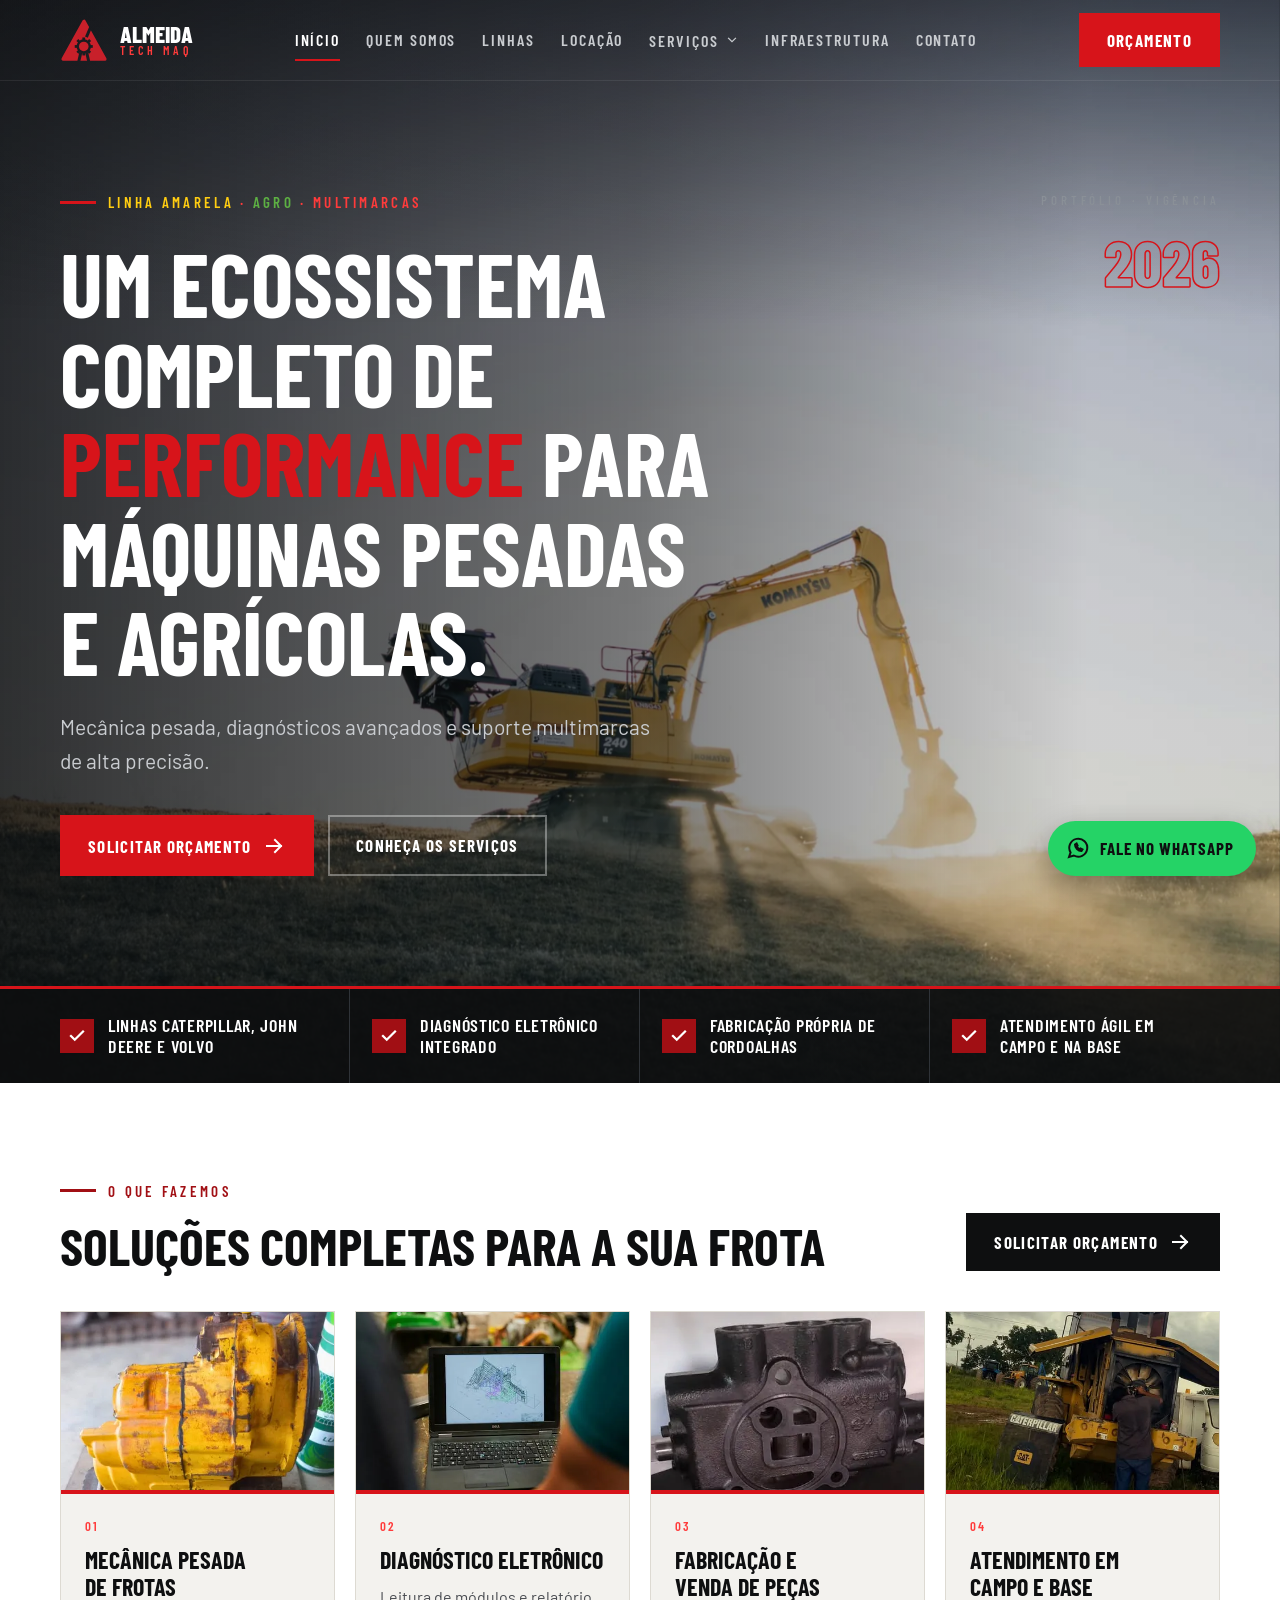
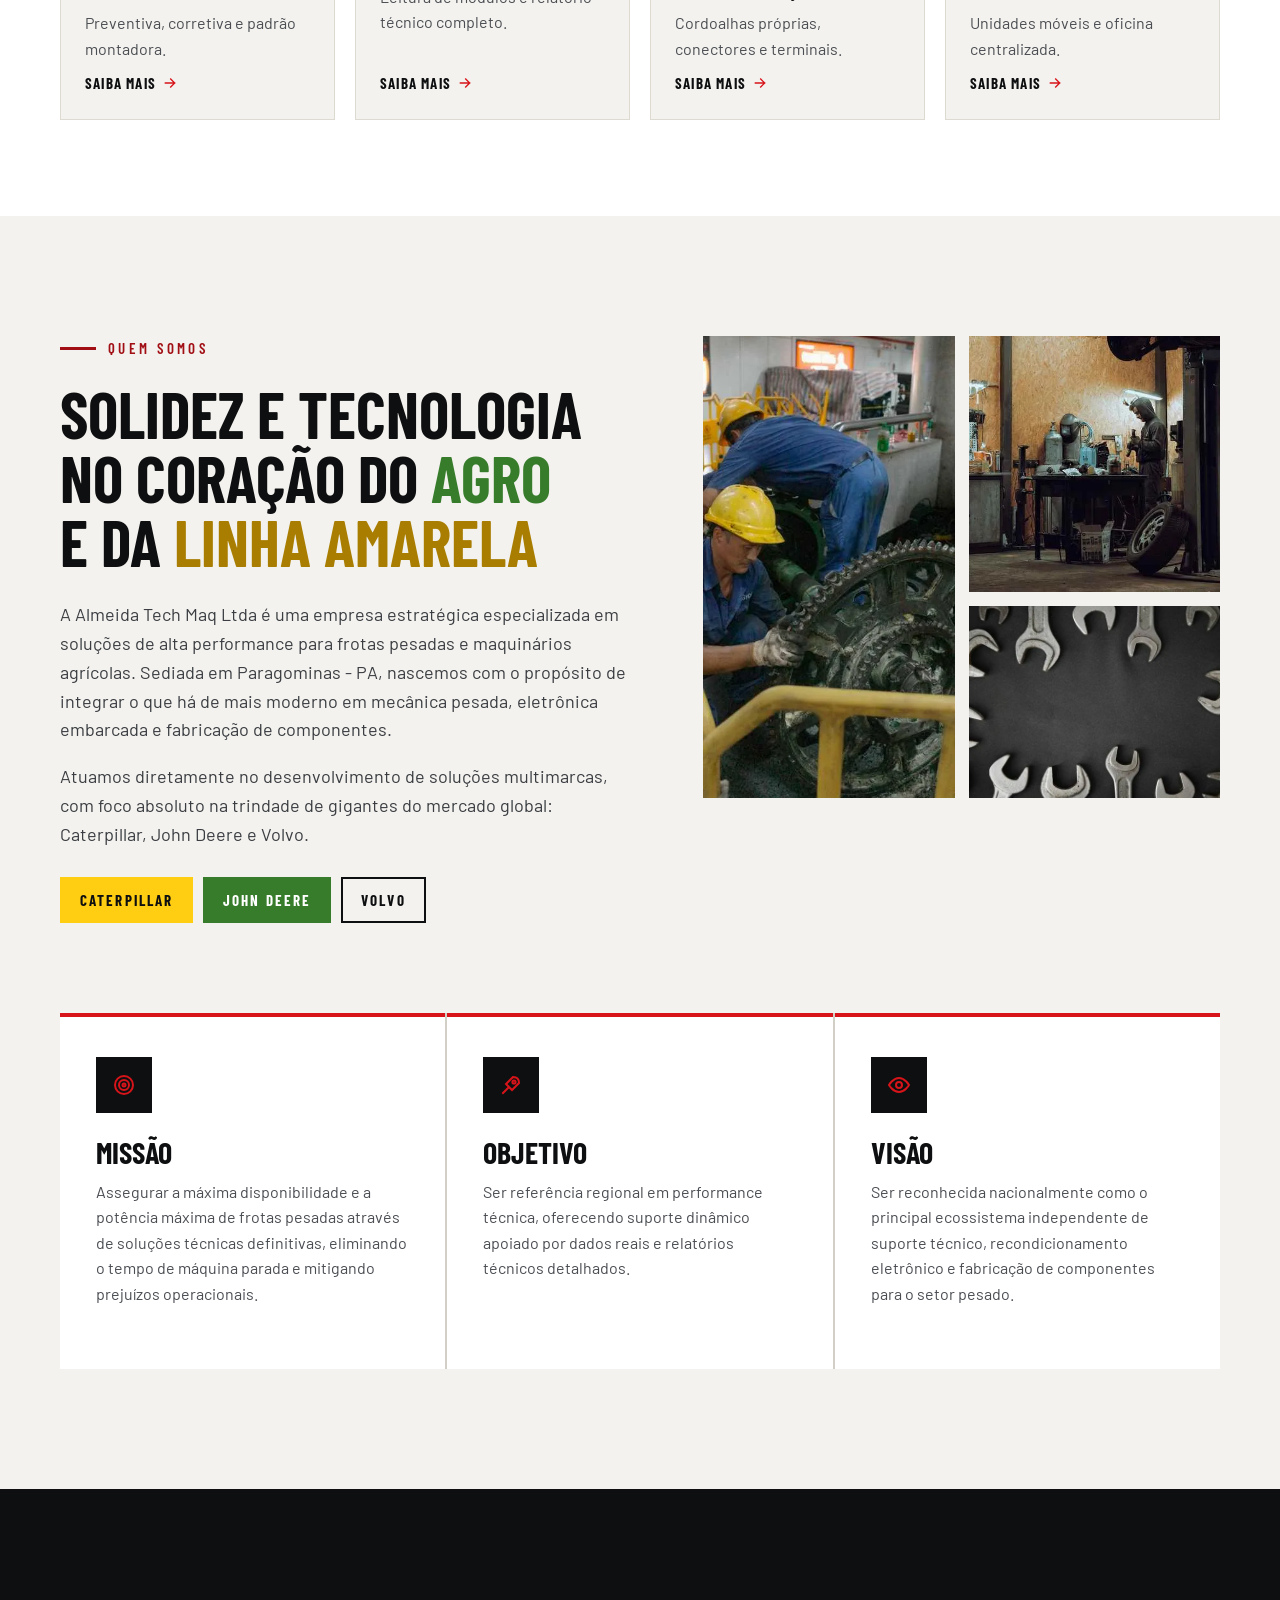
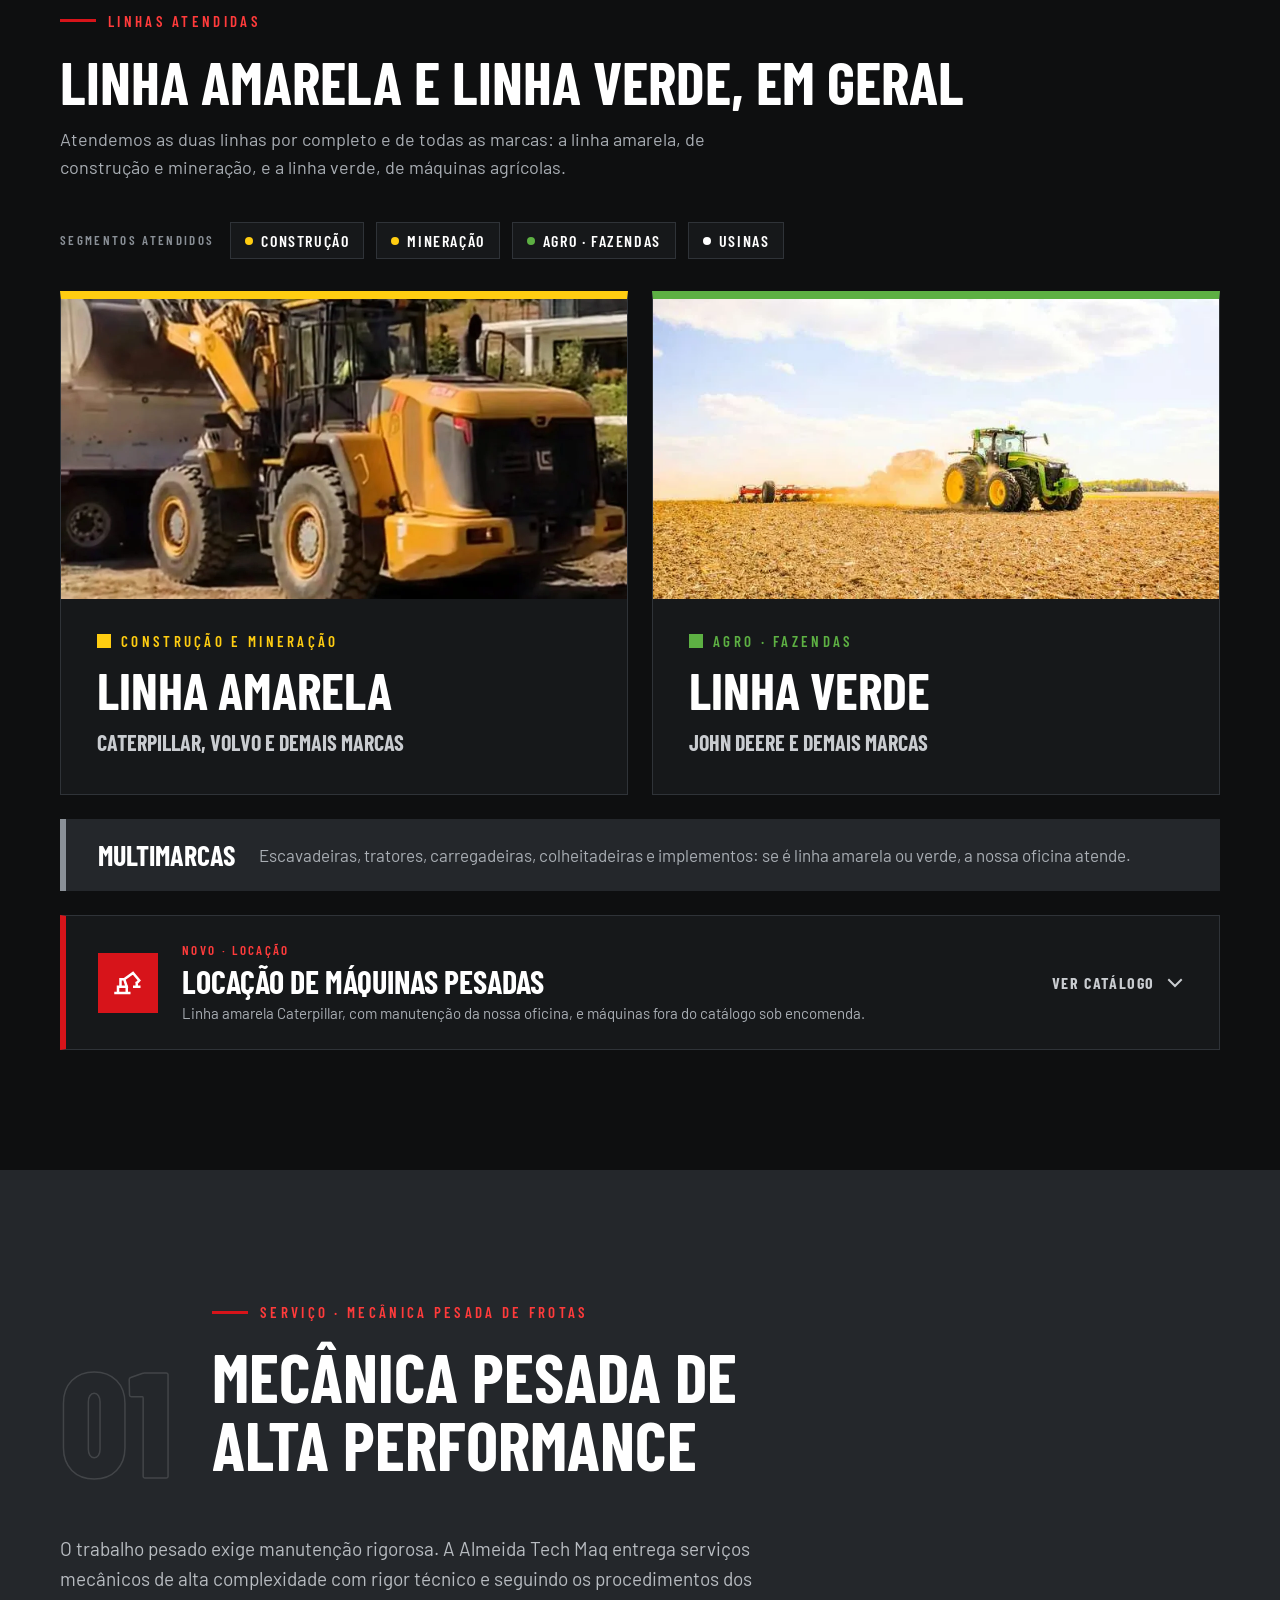
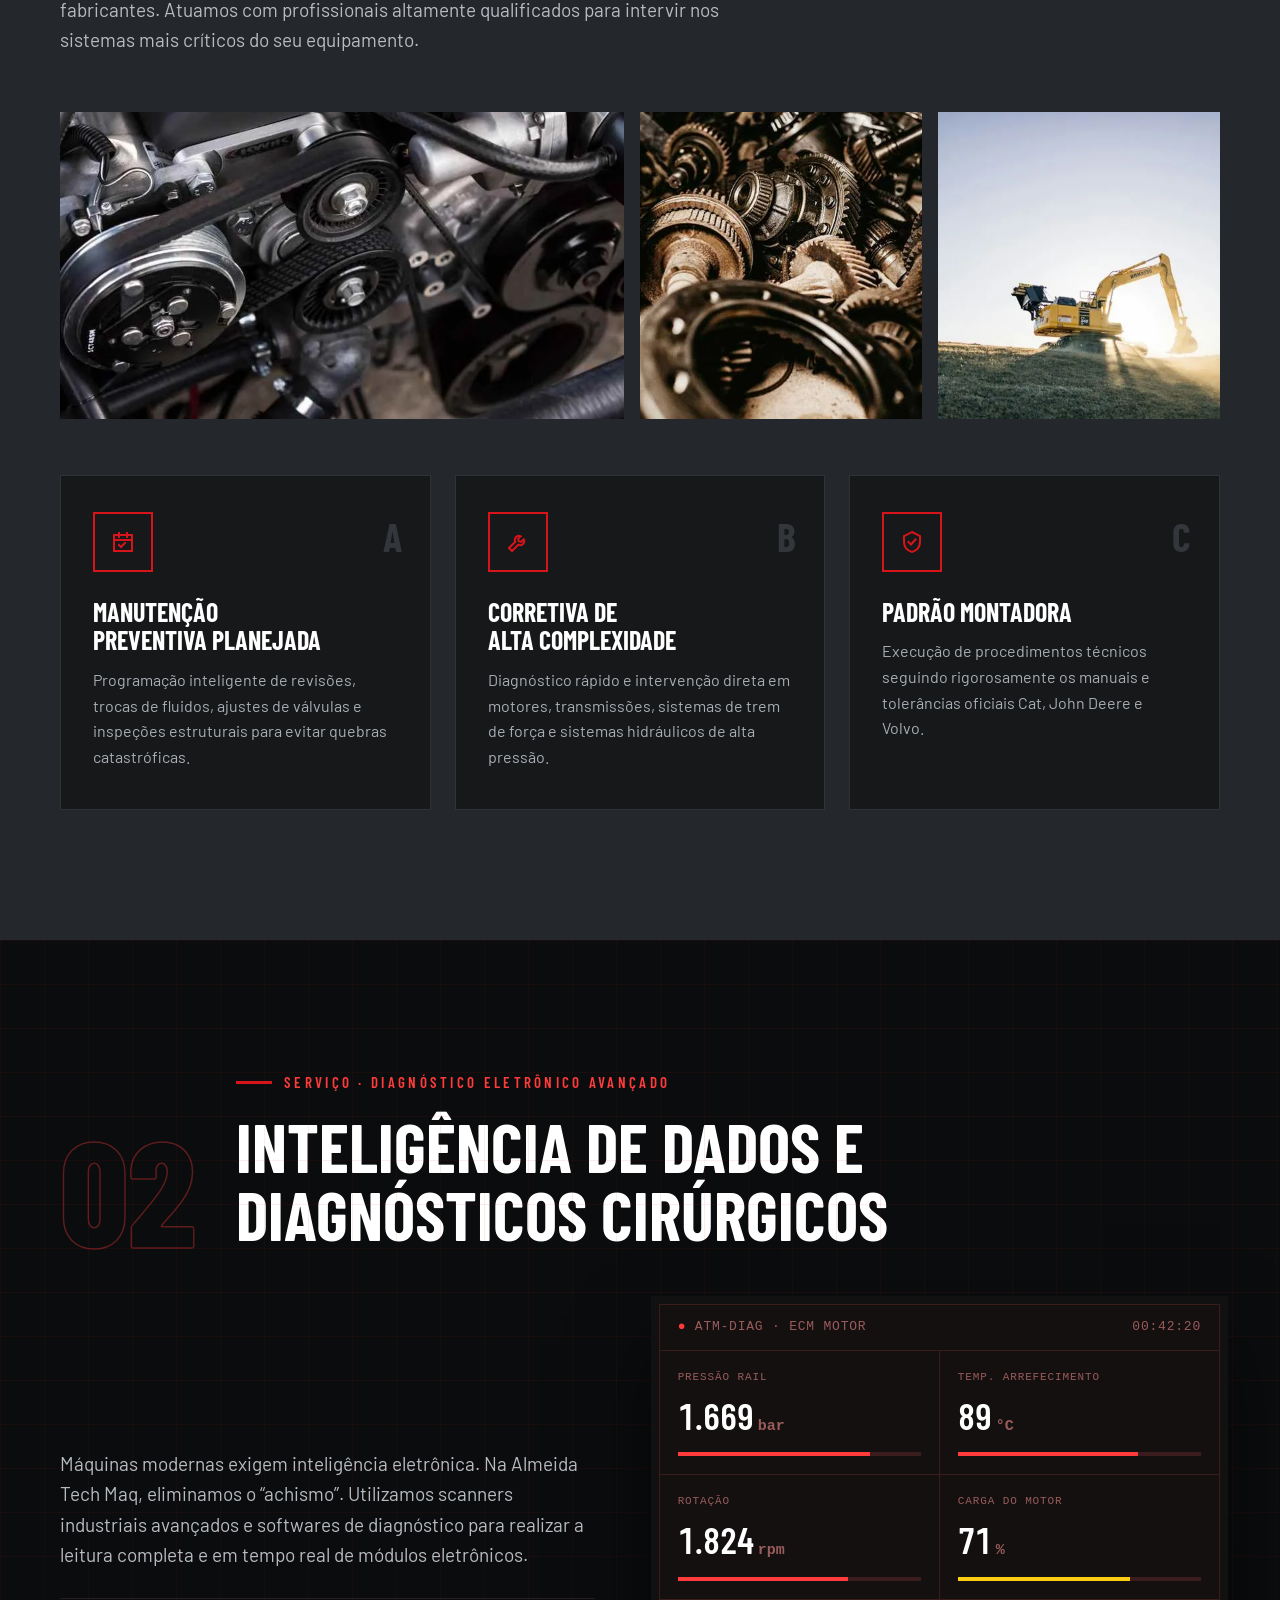
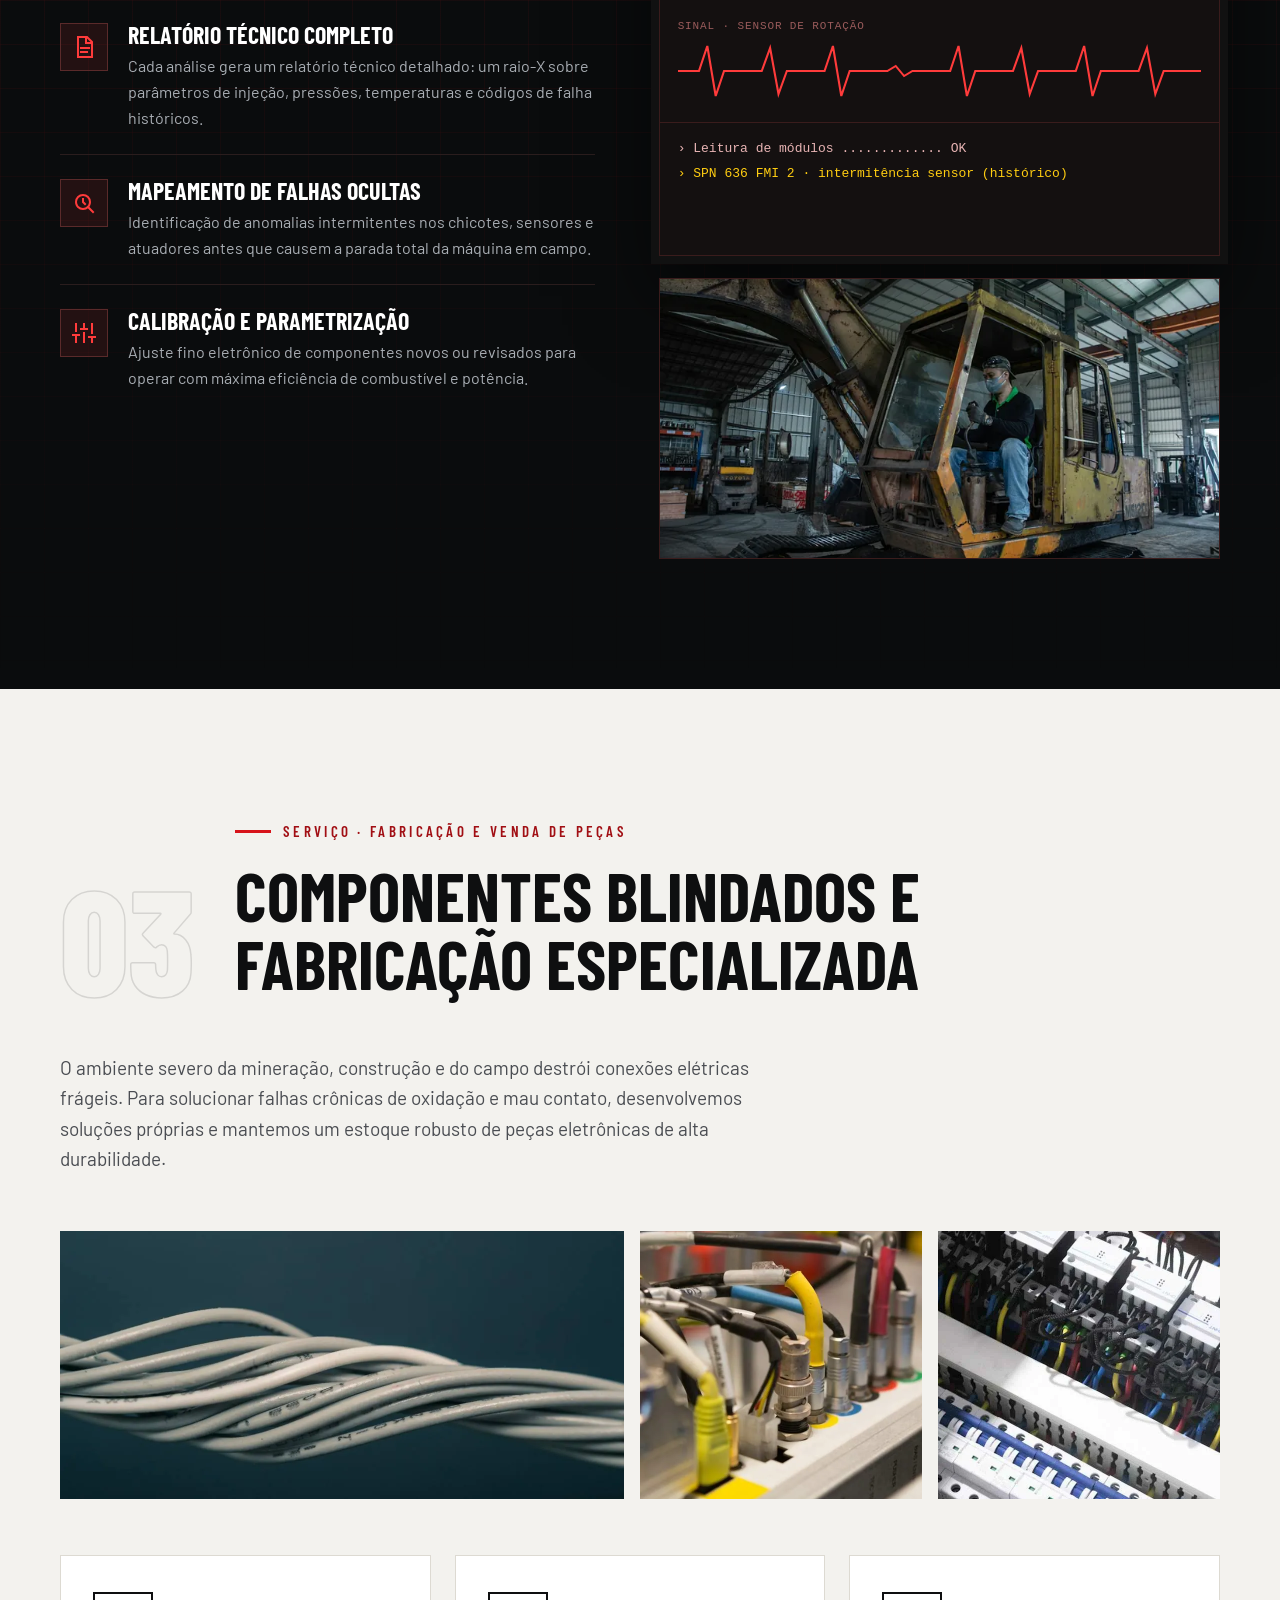
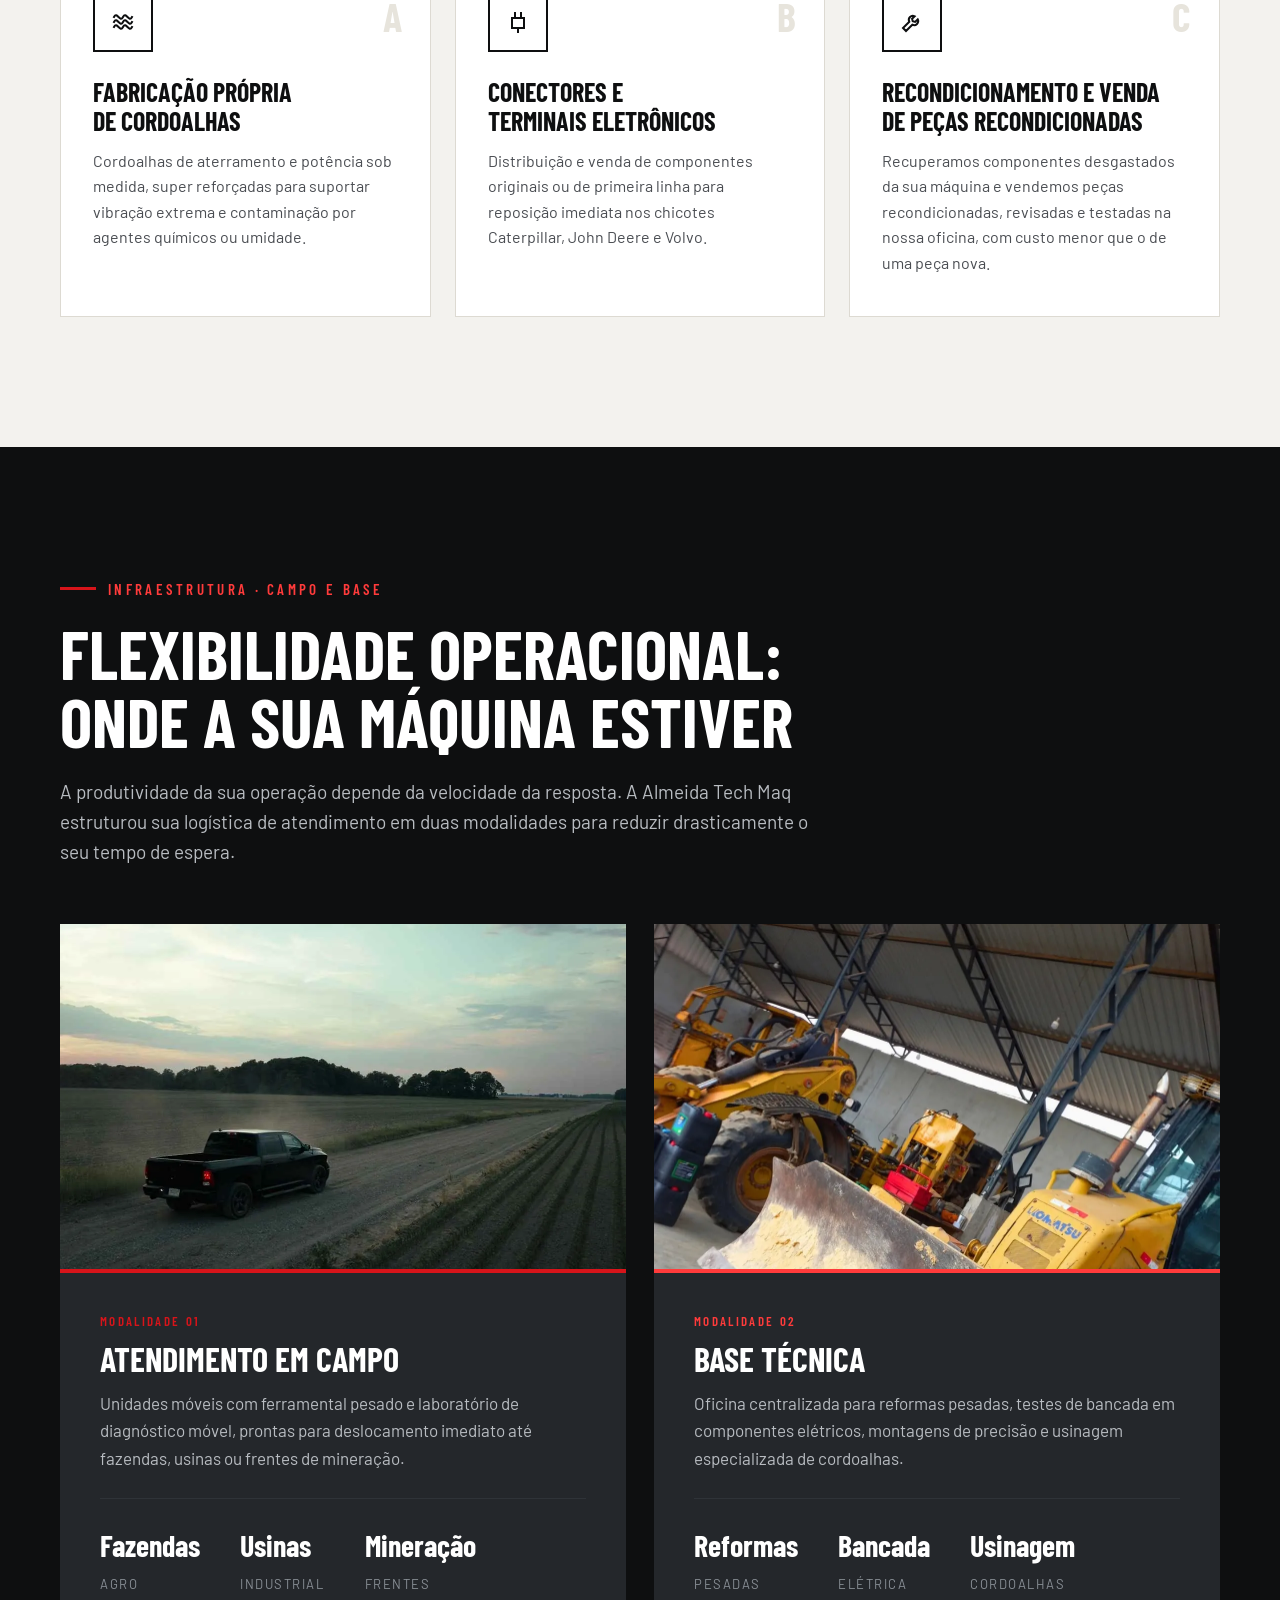
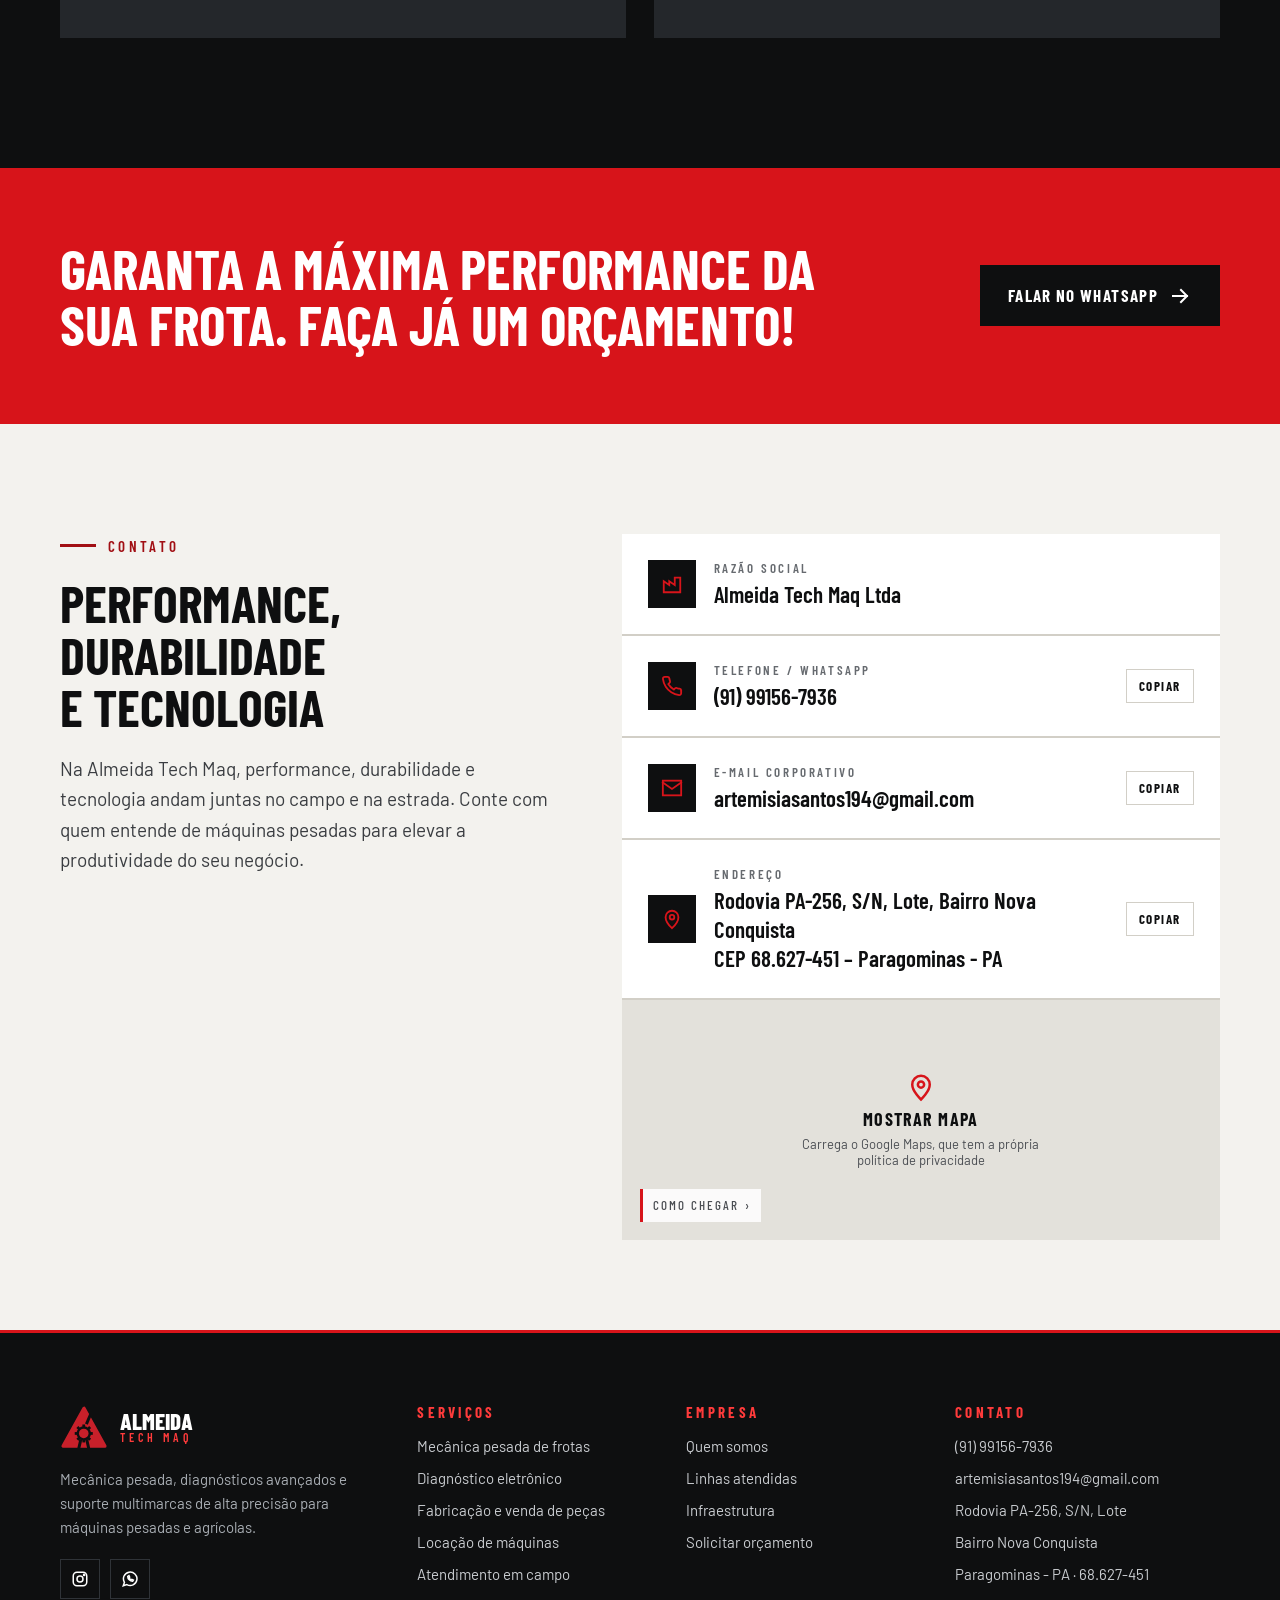
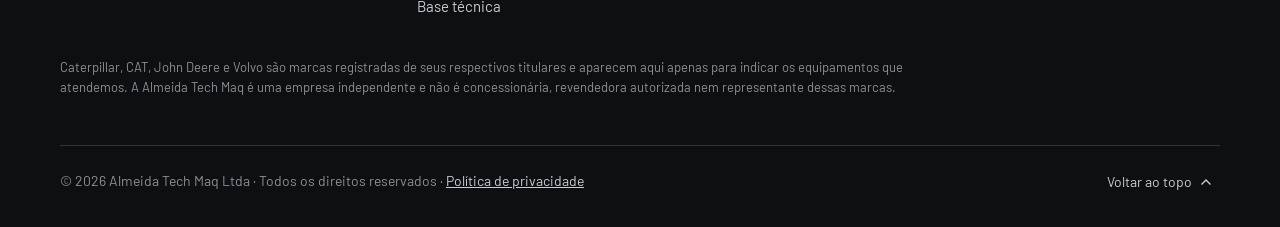
<file: index.html>
<!doctype html>
<html lang="pt-BR">
<head>
  <meta charset="utf-8">
  <meta name="viewport" content="width=device-width,initial-scale=1,viewport-fit=cover">
  <title>Almeida Tech Maq · Mecânica pesada e diagnóstico em Paragominas - PA</title>
  <meta name="description" content="Mecânica pesada, diagnóstico eletrônico, locação e fabricação de cordoalhas para máquinas Caterpillar, John Deere e Volvo. Atendimento em campo e na base em Paragominas - PA.">
  <meta name="theme-color" content="#0E0F10">
  <link rel="icon" href="favicon.svg" type="image/svg+xml">
  <link rel="apple-touch-icon" href="img/apple-touch-icon.png">
  <!-- Endereço completo do site: WhatsApp e Facebook exigem URL absoluta. Ao trocar de domínio, atualize aqui e no schema. -->
  <meta property="og:type" content="website">
  <meta property="og:locale" content="pt_BR">
  <meta property="og:site_name" content="Almeida Tech Maq">
  <meta property="og:title" content="Almeida Tech Maq · Performance para máquinas pesadas e agrícolas">
  <meta property="og:description" content="Mecânica pesada, diagnóstico eletrônico e peças multimarcas para Caterpillar, John Deere e Volvo. Paragominas - PA.">
  <meta property="og:url" content="https://leonhard21.github.io/almeida-techmaq/">
  <meta property="og:image" content="https://leonhard21.github.io/almeida-techmaq/img/og-image.jpg">
  <meta property="og:image:width" content="1200">
  <meta property="og:image:height" content="630">
  <meta property="og:image:alt" content="Escavadeira ao pôr do sol com a marca Almeida Tech Maq">
  <meta name="twitter:card" content="summary_large_image">
  <script type="application/ld+json">
  {
    "@context": "https://schema.org",
    "@type": "LocalBusiness",
    "name": "Almeida Tech Maq",
    "legalName": "Almeida Tech Maq Ltda",
    "description": "Mecânica pesada, diagnóstico eletrônico e fabricação de cordoalhas para máquinas pesadas e agrícolas Caterpillar, John Deere e Volvo.",
    "image": "https://leonhard21.github.io/almeida-techmaq/img/og-image.jpg",
    "logo": "https://leonhard21.github.io/almeida-techmaq/img/apple-touch-icon.png",
    "telephone": "+55 91 99156-7936",
    "email": "artemisiasantos194@gmail.com",
    "address": {
      "@type": "PostalAddress",
      "streetAddress": "Rodovia PA-256, S/N, Lote, Bairro Nova Conquista",
      "addressLocality": "Paragominas",
      "addressRegion": "PA",
      "postalCode": "68627-451",
      "addressCountry": "BR"
    },
    "areaServed": { "@type": "State", "name": "Pará" },
    "sameAs": ["https://www.instagram.com/almeidatechmaq/"],
    "knowsAbout": ["Mecânica pesada", "Diagnóstico eletrônico", "Cordoalhas", "Locação de máquinas pesadas", "Caterpillar", "John Deere", "Volvo"]
  }
  </script>
  <link rel="stylesheet" href="fonts.css">
  <link rel="stylesheet" href="styles.css">
</head>
<body>

<svg class="icon-sprite" width="0" height="0" aria-hidden="true">
 <symbol id="i-check" viewBox="0 0 24 24"><path d="M4 12l5 5L20 6"/></symbol>
 <symbol id="i-target" viewBox="0 0 24 24"><circle cx="12" cy="12" r="9"/><circle cx="12" cy="12" r="5"/><circle cx="12" cy="12" r="1.5"/></symbol>
 <symbol id="i-rocket" viewBox="0 0 24 24"><path d="M4 20l6-6M14 4c4 0 6 2 6 6l-7 7-6-6 7-7z"/><circle cx="15" cy="9" r="1.6"/></symbol>
 <symbol id="i-eye" viewBox="0 0 24 24"><path d="M2 12s4-7 10-7 10 7 10 7-4 7-10 7S2 12 2 12z"/><circle cx="12" cy="12" r="3"/></symbol>
 <symbol id="i-calendar" viewBox="0 0 24 24"><rect x="3" y="5" width="18" height="16"/><path d="M3 10h18M8 3v4M16 3v4M8 15l2 2 4-4"/></symbol>
 <symbol id="i-wrench" viewBox="0 0 24 24"><path d="M14.7 6.3a4 4 0 0 0-5.4 5.4L3 18l3 3 6.3-6.3a4 4 0 0 0 5.4-5.4l-2.6 2.6-2.4-.6-.6-2.4z"/></symbol>
 <symbol id="i-shield" viewBox="0 0 24 24"><path d="M12 2l8 4v6c0 5-3.5 8.5-8 10-4.5-1.5-8-5-8-10V6z"/><path d="M8.5 12l2.5 2.5 4.5-5"/></symbol>
 <symbol id="i-report" viewBox="0 0 24 24"><path d="M6 2h9l5 5v15H6z"/><path d="M14 2v6h6M9 13h8M9 17h6"/></symbol>
 <symbol id="i-search" viewBox="0 0 24 24"><circle cx="11" cy="11" r="7"/><path d="M21 21l-5-5M11 8v3l2 2"/></symbol>
 <symbol id="i-sliders" viewBox="0 0 24 24"><path d="M4 21v-7M4 10V3M12 21v-9M12 8V3M20 21v-5M20 12V3M1 14h6M9 8h6M17 16h6"/></symbol>
 <symbol id="i-cable" viewBox="0 0 24 24"><path d="M3 7c3-6 6 6 9 0s6 6 9 0M3 12c3-6 6 6 9 0s6 6 9 0M3 17c3-6 6 6 9 0s6 6 9 0"/></symbol>
 <symbol id="i-connector" viewBox="0 0 24 24"><rect x="6" y="8" width="12" height="10"/><path d="M9 8V3M15 8V3M12 18v4"/></symbol>
 <symbol id="i-bolt" viewBox="0 0 24 24"><path d="M13 2L4 14h7l-1 8 9-12h-7z"/></symbol>
 <symbol id="i-factory" viewBox="0 0 24 24"><path d="M3 21V9l6 4V9l6 4V5h6v16z"/></symbol>
 <symbol id="i-phone" viewBox="0 0 24 24"><path d="M22 16.9v3a2 2 0 0 1-2.2 2 19.8 19.8 0 0 1-8.6-3.1 19.5 19.5 0 0 1-6-6A19.8 19.8 0 0 1 2.1 4.2 2 2 0 0 1 4.1 2h3a2 2 0 0 1 2 1.7c.1 1 .4 1.9.7 2.8a2 2 0 0 1-.5 2.1L8 9.9a16 16 0 0 0 6 6l1.3-1.3a2 2 0 0 1 2.1-.4c.9.3 1.8.6 2.8.7a2 2 0 0 1 1.7 2z"/></symbol>
 <symbol id="i-mail" viewBox="0 0 24 24"><rect x="2" y="4" width="20" height="16"/><path d="M2 6l10 7 10-7"/></symbol>
 <symbol id="i-pin" viewBox="0 0 24 24"><path d="M12 22s7-6.5 7-12a7 7 0 0 0-14 0c0 5.5 7 12 7 12z"/><circle cx="12" cy="10" r="2.5"/></symbol>
 <symbol id="i-arrow" viewBox="0 0 24 24"><path d="M5 12h14M13 6l6 6-6 6"/></symbol>
 <symbol id="i-chev" viewBox="0 0 24 24"><path d="M6 9l6 6 6-6"/></symbol>
 <symbol id="i-up" viewBox="0 0 24 24"><path d="M6 15l6-6 6 6"/></symbol>
 <symbol id="i-ig" viewBox="0 0 24 24"><rect x="3" y="3" width="18" height="18" rx="5"/><circle cx="12" cy="12" r="4"/><circle cx="17.5" cy="6.5" r=".8"/></symbol>
 <symbol id="i-wa" viewBox="0 0 24 24"><path d="M3 21l1.6-4.6A9 9 0 1 1 7.8 19.5z"/><path d="M9 8.5c0 3.5 3 6.5 6.5 6.5l1-1.6-2-1-1 .8a5 5 0 0 1-2.7-2.7l.8-1-1-2z"/></symbol>
 <symbol id="i-crane" viewBox="0 0 24 24"><path d="M2 20h11M4 20v-5h7v5M6 15V9h3l2 6M9 9l7-5 5 6-2 2M19 12v3M17 15h4"/></symbol>
 <symbol id="i-menu" viewBox="0 0 24 24"><path d="M3 6h18M3 12h18M3 18h18"/></symbol>
 <symbol id="i-x" viewBox="0 0 24 24"><path d="M5 5l14 14M19 5L5 19"/></symbol>
</svg>


<header class="nav" id="nav"><div class="wrap">
  <a class="logo" href="#inicio" aria-label="Almeida Tech Maq — início"><span class="logo-mark"><img src="img/logo-marca.svg" alt="" width="48" height="44"></span><span class="logo-txt">ALMEIDA<small>TECH MAQ</small></span></a>
  <ul class="menu">
    <li><a href="#inicio" data-spy="inicio">Início</a></li>
    <li><a href="#sobre" data-spy="sobre">Quem somos</a></li>
    <li><a href="#linhas" data-spy="linhas">Linhas</a></li>
    <li><a href="catalogo.html" data-spy="locacao">Locação</a></li>
    <li class="has-dd"><button class="dd" aria-expanded="false" aria-controls="dd-serv" data-spy="servicos">Serviços <svg class="ic"><use href="#i-chev"/></svg></button>
      <div class="dropdown" id="dd-serv">
        <a href="#mecanica"><svg class="ic"><use href="#i-wrench"/></svg><span><b>Mecânica pesada</b><small>Preventiva, corretiva e padrão montadora</small></span></a>
        <a href="#diagnostico"><svg class="ic"><use href="#i-search"/></svg><span><b>Diagnóstico eletrônico</b><small>Leitura de módulos e relatório técnico</small></span></a>
        <a href="#pecas"><svg class="ic"><use href="#i-cable"/></svg><span><b>Fabricação e venda de peças</b><small>Cordoalhas, conectores e terminais</small></span></a>
      </div></li>
    <li><a href="#infra" data-spy="infra">Infraestrutura</a></li>
    <li><a href="#contato" data-spy="contato">Contato</a></li>
  </ul>
  <button class="btn btn-red" data-quote>Orçamento</button>
  <button class="burger" id="burger" aria-label="Abrir menu" aria-expanded="false"><svg class="ic"><use id="burger-ic" href="#i-menu"/></svg></button>
</div></header>
<nav class="mobile" id="mobile" aria-label="Menu">
  <a href="#inicio">Início</a><a href="#sobre">Quem somos</a><a href="#linhas">Linhas</a><a href="#mecanica">Serviços</a>
  <a class="sub" href="#mecanica">Mecânica pesada</a><a class="sub" href="#diagnostico">Diagnóstico eletrônico</a><a class="sub" href="#pecas">Peças e cordoalhas</a><a href="catalogo.html">Locação</a>
  <a href="#infra">Infraestrutura</a><a href="#contato">Contato</a>
</nav>

<!-- 1. CAPA -->
<section class="hero" id="inicio">
  <div class="hero-bg"><img src="img/escavadeira-no-campo-ao-amanhecer.webp" srcset="img/escavadeira-no-campo-ao-amanhecer-960.webp 960w, img/escavadeira-no-campo-ao-amanhecer.webp 1920w" sizes="100vw" alt="Escavadeira trabalhando no campo ao amanhecer" width="1920" height="1280" fetchpriority="high" decoding="async"></div>
  <div class="wrap">
    <div>
      <div class="eyebrow"><span><span class="cat">Linha amarela</span> · <span class="agro">Agro</span> · Multimarcas</span></div>
      <h1>Um ecossistema completo de <em>performance</em> para máquinas pesadas e agrícolas.</h1>
      <p class="lead">Mecânica pesada, diagnósticos avançados e suporte multimarcas de alta precisão.</p>
      <div class="ctas">
        <button class="btn btn-red" data-quote>Solicitar orçamento <svg class="ic"><use href="#i-arrow"/></svg></button>
        <a class="btn btn-outline" href="#servicos">Conheça os serviços</a>
      </div>
    </div>
    <div class="vig"><small>Portfólio · Vigência</small><b>2026</b></div>
  </div>
  <div class="pillars"><div class="wrap">
    <div class="pillar"><span class="chk"><svg class="ic"><use href="#i-check"/></svg></span>Linhas Caterpillar, John Deere e Volvo</div>
    <div class="pillar"><span class="chk"><svg class="ic"><use href="#i-check"/></svg></span>Diagnóstico eletrônico integrado</div>
    <div class="pillar"><span class="chk"><svg class="ic"><use href="#i-check"/></svg></span>Fabricação própria de cordoalhas</div>
    <div class="pillar"><span class="chk"><svg class="ic"><use href="#i-check"/></svg></span>Atendimento ágil em campo e na base</div>
  </div></div>
</section>

<!-- ATALHOS -->
<section class="shortcuts" id="servicos"><div class="wrap">
  <div class="sc-head">
    <div><div class="eyebrow dark">O que fazemos</div><h2>Soluções completas para a sua frota</h2></div>
    <button class="btn btn-dark" data-quote>Solicitar orçamento <svg class="ic"><use href="#i-arrow"/></svg></button>
  </div>
  <div class="sc-grid">
    <a class="sc reveal" href="#mecanica"><div class="ph"><img src="img/transmissao-em-reparo.webp" alt="Transmissão de máquina pesada em reparo na oficina" width="482" height="315" loading="lazy" decoding="async"></div><div class="in"><span class="label">01</span><h3>Mecânica pesada de frotas</h3><p>Preventiva, corretiva e padrão montadora.</p><span class="more">Saiba mais <svg class="ic"><use href="#i-arrow"/></svg></span></div></a>
    <a class="sc reveal" href="#diagnostico"><div class="ph"><img src="img/tecnico-com-notebook.webp" alt="Técnico com notebook de diagnóstico" width="526" height="560" loading="lazy" decoding="async"></div><div class="in"><span class="label">02</span><h3>Diagnóstico eletrônico</h3><p>Leitura de módulos e relatório técnico completo.</p><span class="more">Saiba mais <svg class="ic"><use href="#i-arrow"/></svg></span></div></a>
    <a class="sc reveal" href="#pecas"><div class="ph"><img src="img/secao-de-valvula-da-lanca.webp" alt="Seção de válvula da lança" width="404" height="258" loading="lazy" decoding="async"></div><div class="in"><span class="label">03</span><h3>Fabricação e venda de peças</h3><p>Cordoalhas próprias, conectores e terminais.</p><span class="more">Saiba mais <svg class="ic"><use href="#i-arrow"/></svg></span></div></a>
    <a class="sc reveal" href="#infra"><div class="ph"><img src="img/mecanico-em-campo-caterpillar.webp" alt="Mecânico atendendo máquina Caterpillar em campo" width="480" height="314" loading="lazy" decoding="async"></div><div class="in"><span class="label">04</span><h3>Atendimento em campo e base</h3><p>Unidades móveis e oficina centralizada.</p><span class="more">Saiba mais <svg class="ic"><use href="#i-arrow"/></svg></span></div></a>
  </div>
</div></section>

<!-- 2. QUEM SOMOS -->
<section class="sobre" id="sobre"><div class="wrap">
  <div class="sobre-grid">
    <div class="reveal">
      <div class="eyebrow dark">Quem somos</div>
      <h2>Solidez e tecnologia no coração do <span class="agro">Agro</span> e da <span class="cat">Linha Amarela</span></h2>
      <p>A Almeida Tech Maq Ltda é uma empresa estratégica especializada em soluções de alta performance para frotas pesadas e maquinários agrícolas. Sediada em Paragominas - PA, nascemos com o propósito de integrar o que há de mais moderno em mecânica pesada, eletrônica embarcada e fabricação de componentes.</p>
      <p>Atuamos diretamente no desenvolvimento de soluções multimarcas, com foco absoluto na trindade de gigantes do mercado global: Caterpillar, John Deere e Volvo.</p>
      <div class="brands"><span class="brand cat">Caterpillar</span><span class="brand deere">John Deere</span><span class="brand">Volvo</span></div>
    </div>
    <div class="photos reveal">
      <figure><img src="img/equipe-tecnica-em-manutencao.webp" alt="Equipe técnica em manutenção" width="394" height="771" loading="lazy" decoding="async"></figure>
      <figure><img src="img/oficina.webp" alt="Oficina" width="707" height="475" loading="lazy" decoding="async"></figure>
      <figure><img src="img/ferramental.webp" alt="Ferramental" width="526" height="440" loading="lazy" decoding="async"></figure>
    </div>
  </div>
  <div class="dirs">
    <div class="dir reveal"><div class="box"><svg class="ic"><use href="#i-target"/></svg></div><h3>Missão</h3><p>Assegurar a máxima disponibilidade e a potência máxima de frotas pesadas através de soluções técnicas definitivas, eliminando o tempo de máquina parada e mitigando prejuízos operacionais.</p></div>
    <div class="dir reveal"><div class="box"><svg class="ic"><use href="#i-rocket"/></svg></div><h3>Objetivo</h3><p>Ser referência regional em performance técnica, oferecendo suporte dinâmico apoiado por dados reais e relatórios técnicos detalhados.</p></div>
    <div class="dir reveal"><div class="box"><svg class="ic"><use href="#i-eye"/></svg></div><h3>Visão</h3><p>Ser reconhecida nacionalmente como o principal ecossistema independente de suporte técnico, recondicionamento eletrônico e fabricação de componentes para o setor pesado.</p></div>
  </div>
</div></section>

<!-- LINHAS -->
<section class="linhas" id="linhas"><div class="wrap">
  <div class="eyebrow">Linhas atendidas</div>
  <h2>Linha amarela e linha verde, em geral</h2>
  <p class="linhas-sub">Atendemos as duas linhas por completo e de todas as marcas: a linha amarela, de construção e mineração, e a linha verde, de máquinas agrícolas.</p>
  <div class="segs" role="group" aria-label="Filtrar por segmento">
    <span class="label">Segmentos atendidos</span>
    <button class="chip"  data-line="cat" aria-pressed="false"><i></i>Construção</button>
    <button class="chip"  data-line="cat" aria-pressed="false"><i></i>Mineração</button>
    <button class="chip"  data-line="deere" aria-pressed="false"><i></i>Agro · Fazendas</button>
    <button class="chip"  data-line="all" aria-pressed="false"><i></i>Usinas</button>
  </div>
  <div class="lines" id="lines">
    <article class="line reveal" data-id="cat" ><div class="ph"><img src="img/pa-carregadeira-carregando-caminhao.webp" alt="Pá carregadeira carregando caminhão em obra" width="1132" height="600" loading="lazy" decoding="async"></div><div class="in"><span class="tag">Construção e mineração</span><h3>Linha Amarela</h3><span class="seg">Caterpillar, Volvo e demais marcas</span></div></article>
    <article class="line reveal" data-id="deere" ><div class="ph"><img src="img/trator-verde-arando-o-campo.webp" alt="Trator verde arando o campo" width="707" height="375" loading="lazy" decoding="async"></div><div class="in"><span class="tag">Agro · Fazendas</span><h3>Linha Verde</h3><span class="seg">John Deere e demais marcas</span></div></article>
  </div>
  <div class="multi reveal"><h3>Multimarcas</h3><p>Escavadeiras, tratores, carregadeiras, colheitadeiras e implementos: se é linha amarela ou verde, a nossa oficina atende.</p></div>
  <details class="loc reveal" id="locacao">
    <summary>
      <span class="loc-ic"><svg class="ic"><use href="#i-crane"/></svg></span>
      <span class="loc-t"><span class="label">Novo · Locação</span><b>Locação de máquinas pesadas</b><small>Linha amarela Caterpillar, com manutenção da nossa oficina, e máquinas fora do catálogo sob encomenda.</small></span>
      <span class="loc-more">Ver catálogo <svg class="ic"><use href="#i-chev"/></svg></span>
    </summary>
    <div class="loc-body">
      <div class="loc-cats">
        <a href="catalogo.html?cat=escavadeiras#catalogo"><img src="img/escavadeira-amarela-em-terreno-de-pedra.webp" alt="" width="566" height="300" loading="lazy" decoding="async"><span>Escavadeiras</span></a>
        <a href="catalogo.html?cat=carregadeiras#catalogo"><img src="img/pa-carregadeira-caterpillar.webp" alt="" width="400" height="300" loading="lazy" decoding="async"><span>Pás carregadeiras</span></a>
        <a href="catalogo.html#portfolio"><img src="img/pa-carregadeira-no-patio.webp" alt="" width="360" height="270" loading="lazy" decoding="async"><span>Exemplos de aplicação</span></a>
      </div>
      <div class="loc-ctas">
        <a class="btn btn-red" href="catalogo.html#catalogo">Catálogo completo <svg class="ic"><use href="#i-arrow"/></svg></a>
        <a class="btn btn-outline" href="catalogo.html#portfolio">Ver exemplos de aplicação</a>
      </div>
    </div>
  </details>
</div></section>

<!-- 3. MECÂNICA -->
<section class="svc s1" id="mecanica"><div class="wrap">
  <div class="svc-head"><div class="num">01</div><div><div class="eyebrow">Serviço · Mecânica pesada de frotas</div><h2>Mecânica pesada de alta performance</h2></div></div>
  <p class="intro">O trabalho pesado exige manutenção rigorosa. A Almeida Tech Maq entrega serviços mecânicos de alta complexidade com rigor técnico e seguindo os procedimentos dos fabricantes. Atuamos com profissionais altamente qualificados para intervir nos sistemas mais críticos do seu equipamento.</p>
  <div class="media">
    <figure><img src="img/motor-diesel.webp" alt="Motor pesado" width="846" height="510" loading="lazy" decoding="async"><figcaption>Motores</figcaption></figure>
    <figure><img src="img/engrenagens-de-transmissao.webp" alt="Engrenagens de transmissão" width="423" height="510" loading="lazy" decoding="async"><figcaption>Transmissão</figcaption></figure>
    <figure><img src="img/escavadeira-em-operacao.webp" alt="Escavadeira em operação" width="423" height="510" loading="lazy" decoding="async"><figcaption>Hidráulico</figcaption></figure>
  </div>
  <div class="cards3">
    <div class="card reveal"><span class="k">A</span><div class="box"><svg class="ic"><use href="#i-calendar"/></svg></div><h3>Manutenção preventiva planejada</h3><p>Programação inteligente de revisões, trocas de fluidos, ajustes de válvulas e inspeções estruturais para evitar quebras catastróficas.</p></div>
    <div class="card reveal"><span class="k">B</span><div class="box"><svg class="ic"><use href="#i-wrench"/></svg></div><h3>Corretiva de alta complexidade</h3><p>Diagnóstico rápido e intervenção direta em motores, transmissões, sistemas de trem de força e sistemas hidráulicos de alta pressão.</p></div>
    <div class="card reveal"><span class="k">C</span><div class="box"><svg class="ic"><use href="#i-shield"/></svg></div><h3>Padrão montadora</h3><p>Execução de procedimentos técnicos seguindo rigorosamente os manuais e tolerâncias oficiais Cat, John Deere e Volvo.</p></div>
  </div>
</div></section>

<!-- 4. DIAGNÓSTICO -->
<section class="svc s2" id="diagnostico"><div class="wrap">
  <div class="svc-head"><div class="num">02</div><div><div class="eyebrow">Serviço · Diagnóstico eletrônico avançado</div><h2>Inteligência de dados e diagnósticos cirúrgicos</h2></div></div>
  <div class="s2-grid">
    <div>
      <p class="intro">Máquinas modernas exigem inteligência eletrônica. Na Almeida Tech Maq, eliminamos o “achismo”. Utilizamos scanners industriais avançados e softwares de diagnóstico para realizar a leitura completa e em tempo real de módulos eletrônicos.</p>
      <div class="li reveal"><div class="box"><svg class="ic"><use href="#i-report"/></svg></div><div><h3>Relatório técnico completo</h3><p>Cada análise gera um relatório técnico detalhado: um raio-X sobre parâmetros de injeção, pressões, temperaturas e códigos de falha históricos.</p></div></div>
      <div class="li reveal"><div class="box"><svg class="ic"><use href="#i-search"/></svg></div><div><h3>Mapeamento de falhas ocultas</h3><p>Identificação de anomalias intermitentes nos chicotes, sensores e atuadores antes que causem a parada total da máquina em campo.</p></div></div>
      <div class="li reveal"><div class="box"><svg class="ic"><use href="#i-sliders"/></svg></div><div><h3>Calibração e parametrização</h3><p>Ajuste fino eletrônico de componentes novos ou revisados para operar com máxima eficiência de combustível e potência.</p></div></div>
    </div>
    <div>
      <div class="screen" aria-label="Simulação de tela de diagnóstico">
        <div class="screen-top"><span class="live">ATM-DIAG · ECM MOTOR</span><span id="clock">00:42:17</span></div>
        <div class="gauges">
          <div class="g"><small>PRESSÃO RAIL</small><b><span data-g="rail">1.640</span><i>bar</i></b><div class="bar"><i data-b="rail" ></i></div></div>
          <div class="g"><small>TEMP. ARREFECIMENTO</small><b><span data-g="temp">91</span><i>°C</i></b><div class="bar"><i data-b="temp" ></i></div></div>
          <div class="g"><small>ROTAÇÃO</small><b><span data-g="rpm">1.850</span><i>rpm</i></b><div class="bar"><i data-b="rpm" ></i></div></div>
          <div class="g"><small>CARGA DO MOTOR</small><b><span data-g="load">64</span><i>%</i></b><div class="bar warn"><i data-b="load" ></i></div></div>
        </div>
        <div class="wave"><small>SINAL · SENSOR DE ROTAÇÃO</small>
          <svg viewBox="0 0 500 70" preserveAspectRatio="none"><path d="M0 35 L20 35 L28 10 L36 60 L44 35 L80 35 L88 12 L96 58 L104 35 L140 35 L148 10 L156 60 L164 35 L200 35 L208 30 L216 40 L224 35 L260 35 L268 10 L276 60 L284 35 L320 35 L328 12 L336 58 L344 35 L380 35 L388 10 L396 60 L404 35 L440 35 L448 12 L456 58 L464 35 L500 35 L520 35 L528 10 L536 60 L544 35 L580 35 L588 12 L596 58 L604 35 L620 35" fill="none" stroke="#FF3B3B" stroke-width="2"/></svg></div>
        <div class="log" id="log" aria-live="polite"></div>
      </div>
      <div class="shot"><img src="img/tecnico-testando-escavadeira-na-oficina.webp" srcset="img/tecnico-testando-escavadeira-na-oficina-720.webp 720w, img/tecnico-testando-escavadeira-na-oficina.webp 1400w" sizes="(max-width:1060px) 100vw, 560px" alt="Técnico testando os comandos de uma escavadeira na oficina" width="1400" height="700" loading="lazy" decoding="async"></div>
    </div>
  </div>
</div></section>

<!-- 5. PEÇAS -->
<section class="svc s3" id="pecas"><div class="wrap">
  <div class="svc-head"><div class="num">03</div><div><div class="eyebrow">Serviço · Fabricação e venda de peças</div><h2>Componentes blindados e fabricação especializada</h2></div></div>
  <p class="intro">O ambiente severo da mineração, construção e do campo destrói conexões elétricas frágeis. Para solucionar falhas crônicas de oxidação e mau contato, desenvolvemos soluções próprias e mantemos um estoque robusto de peças eletrônicas de alta durabilidade.</p>
  <div class="media media--compact">
    <figure><img src="img/cabos-trancados.webp" alt="Cordoalhas" width="1128" height="600" loading="lazy" decoding="async"><figcaption>Cordoalhas</figcaption></figure>
    <figure><img src="img/conectores-eletricos.webp" alt="Conectores elétricos" width="564" height="600" loading="lazy" decoding="async"><figcaption>Conectores</figcaption></figure>
    <figure><img src="img/terminais-e-chicotes.webp" alt="Terminais e chicotes" width="564" height="600" loading="lazy" decoding="async"><figcaption>Terminais</figcaption></figure>
  </div>
  <div class="cards3">
    <div class="card reveal"><span class="k">A</span><div class="box"><svg class="ic"><use href="#i-cable"/></svg></div><h3>Fabricação própria de cordoalhas</h3><p>Cordoalhas de aterramento e potência sob medida, super reforçadas para suportar vibração extrema e contaminação por agentes químicos ou umidade.</p></div>
    <div class="card reveal"><span class="k">B</span><div class="box"><svg class="ic"><use href="#i-connector"/></svg></div><h3>Conectores e terminais eletrônicos</h3><p>Distribuição e venda de componentes originais ou de primeira linha para reposição imediata nos chicotes Caterpillar, John Deere e Volvo.</p></div>
    <div class="card reveal"><span class="k">C</span><div class="box"><svg class="ic"><use href="#i-wrench"/></svg></div><h3>Recondicionamento e venda de peças recondicionadas</h3><p>Recuperamos componentes desgastados da sua máquina e vendemos peças recondicionadas, revisadas e testadas na nossa oficina, com custo menor que o de uma peça nova.</p></div>
  </div>
</div></section>

<!-- 6. INFRA -->
<section class="infra" id="infra"><div class="wrap">
  <div class="eyebrow">Infraestrutura · Campo e base</div>
  <h2>Flexibilidade operacional: onde a sua máquina estiver</h2>
  <p class="intro">A produtividade da sua operação depende da velocidade da resposta. A Almeida Tech Maq estruturou sua logística de atendimento em duas modalidades para reduzir drasticamente o seu tempo de espera.</p>
  <div class="cols">
    <div class="col col--red reveal"><div class="ph"><img src="img/caminhonete-em-estrada-de-fazenda.webp" alt="Caminhonete em estrada de fazenda" width="1132" height="760" loading="lazy" decoding="async"></div><div class="in"><span class="label">Modalidade 01</span><h3>Atendimento em campo</h3><p>Unidades móveis com ferramental pesado e laboratório de diagnóstico móvel, prontas para deslocamento imediato até fazendas, usinas ou frentes de mineração.</p><div class="stats"><div><b>Fazendas</b><span>Agro</span></div><div><b>Usinas</b><span>Industrial</span></div><div><b>Mineração</b><span>Frentes</span></div></div></div></div>
    <div class="col col--red-light reveal"><div class="ph"><img src="img/base-tecnica-oficina.webp" alt="Máquinas em manutenção no galpão da base técnica" width="1132" height="707" loading="lazy" decoding="async"></div><div class="in"><span class="label">Modalidade 02</span><h3>Base técnica</h3><p>Oficina centralizada para reformas pesadas, testes de bancada em componentes elétricos, montagens de precisão e usinagem especializada de cordoalhas.</p><div class="stats"><div><b>Reformas</b><span>Pesadas</span></div><div><b>Bancada</b><span>Elétrica</span></div><div><b>Usinagem</b><span>Cordoalhas</span></div></div></div></div>
  </div>
</div></section>

<!-- 7. CTA + CONTATO -->
<section class="cta"><div class="wrap">
  <h2>Garanta a máxima performance da sua frota. Faça já um orçamento!</h2>
  <a class="btn btn-dark" href="https://wa.me/5591991567936?text=Ol%C3%A1%2C%20Almeida%20Tech%20Maq%21%20Vim%20pelo%20site%20e%20gostaria%20de%20mais%20informa%C3%A7%C3%B5es." target="_blank" rel="noopener">Falar no WhatsApp <svg class="ic"><use href="#i-arrow"/></svg></a>
</div></section>
<section class="contato" id="contato"><div class="wrap contato-grid">
  <div>
    <div class="eyebrow dark">Contato</div>
    <h2>Performance, durabilidade e tecnologia</h2>
    <p class="close">Na Almeida Tech Maq, performance, durabilidade e tecnologia andam juntas no campo e na estrada. Conte com quem entende de máquinas pesadas para elevar a produtividade do seu negócio.</p>
  </div>
  <div class="data">
    <div class="d"><div class="box"><svg class="ic"><use href="#i-factory"/></svg></div><div class="t"><small>Razão social</small><b>Almeida Tech Maq Ltda</b></div></div>
    <div class="d"><div class="box"><svg class="ic"><use href="#i-phone"/></svg></div><div class="t"><small>Telefone / WhatsApp</small><b>(91) 99156-7936</b></div><button class="copy" data-copy="(91) 99156-7936">Copiar</button></div>
    <div class="d"><div class="box"><svg class="ic"><use href="#i-mail"/></svg></div><div class="t"><small>E-mail corporativo</small><b>artemisiasantos194@gmail.com</b></div><button class="copy" data-copy="artemisiasantos194@gmail.com">Copiar</button></div>
    <div class="d"><div class="box"><svg class="ic"><use href="#i-pin"/></svg></div><div class="t"><small>Endereço</small><b>Rodovia PA-256, S/N, Lote, Bairro Nova Conquista<br>CEP 68.627-451 – Paragominas - PA</b></div><button class="copy" data-copy="Rodovia PA-256, S/N, Lote, Bairro Nova Conquista, CEP 68.627-451 – Paragominas - PA">Copiar</button></div>
    <div class="map"><button class="map-load" type="button" data-src="https://www.google.com/maps?q=Rodovia+PA-256,+Nova+Conquista,+Paragominas+-+PA,+68627-451&amp;output=embed"><svg class="ic"><use href="#i-pin"/></svg>Mostrar mapa<small>Carrega o Google Maps, que tem a própria política de privacidade</small></button><a href="https://www.google.com/maps/search/?api=1&amp;query=Rodovia+PA-256,+Nova+Conquista,+Paragominas+-+PA,+68627-451" target="_blank" rel="noopener">Como chegar ›</a></div>
  </div>
</div></section>

<footer><div class="wrap">
  <div class="f-cols">
    <div><a class="logo" href="#inicio"><span class="logo-mark"><img src="img/logo-marca.svg" alt="" width="48" height="44"></span><span class="logo-txt">ALMEIDA<small>TECH MAQ</small></span></a>
      <p>Mecânica pesada, diagnósticos avançados e suporte multimarcas de alta precisão para máquinas pesadas e agrícolas.</p>
      <div class="soc"><a href="https://www.instagram.com/almeidatechmaq/" target="_blank" rel="noopener" aria-label="Instagram"><svg class="ic"><use href="#i-ig"/></svg></a><a href="https://wa.me/5591991567936?text=Ol%C3%A1%2C%20Almeida%20Tech%20Maq%21%20Vim%20pelo%20site%20e%20gostaria%20de%20mais%20informa%C3%A7%C3%B5es." target="_blank" rel="noopener" aria-label="WhatsApp"><svg class="ic"><use href="#i-wa"/></svg></a></div></div>
    <div><h4>Serviços</h4><ul><li><a href="#mecanica">Mecânica pesada de frotas</a></li><li><a href="#diagnostico">Diagnóstico eletrônico</a></li><li><a href="#pecas">Fabricação e venda de peças</a></li><li><a href="catalogo.html">Locação de máquinas</a></li><li><a href="#infra">Atendimento em campo</a></li><li><a href="#infra">Base técnica</a></li></ul></div>
    <div><h4>Empresa</h4><ul><li><a href="#sobre">Quem somos</a></li><li><a href="#linhas">Linhas atendidas</a></li><li><a href="#infra">Infraestrutura</a></li><li><a href="#" data-quote>Solicitar orçamento</a></li></ul></div>
    <div><h4>Contato</h4><ul><li>(91) 99156-7936</li><li>artemisiasantos194@gmail.com</li><li>Rodovia PA-256, S/N, Lote</li><li>Bairro Nova Conquista</li><li>Paragominas - PA · 68.627-451</li></ul></div>
  </div>
  <p class="f-legal">Caterpillar, CAT, John Deere e Volvo são marcas registradas de seus respectivos titulares e aparecem aqui apenas para indicar os equipamentos que atendemos. A Almeida Tech Maq é uma empresa independente e não é concessionária, revendedora autorizada nem representante dessas marcas.</p>
  <div class="f-bot"><span>© 2026 Almeida Tech Maq Ltda · Todos os direitos reservados · <a href="privacidade.html">Política de privacidade</a></span><button id="top">Voltar ao topo <svg class="ic icon--small"><use href="#i-up"/></svg></button></div>
</div></footer>

<a class="wa" href="https://wa.me/5591991567936?text=Ol%C3%A1%2C%20Almeida%20Tech%20Maq%21%20Vim%20pelo%20site%20e%20gostaria%20de%20mais%20informa%C3%A7%C3%B5es." target="_blank" rel="noopener" aria-label="Fale no WhatsApp"><svg class="ic"><use href="#i-wa"/></svg><span>Fale no WhatsApp</span></a>

<dialog class="sheet" id="modal" aria-labelledby="mt">
    <button class="x" id="mx" type="button" aria-label="Fechar">✕</button>
    <div class="eyebrow dark">Orçamento</div>
    <h3 id="mt">Conte sobre a sua máquina</h3>
    <p class="sub">Preencha e abrimos o WhatsApp (91) 99156-7936 com a mensagem pronta.</p>
    <form id="qf">
      <label for="q-nome">Nome<input id="q-nome" autocomplete="name" autofocus required placeholder="Seu nome"></label>
      <label>Linha da máquina</label>
      <div class="pills">
        <label for="q-l1"><input type="radio" name="linha" id="q-l1" value="Linha amarela" checked>Linha amarela</label>
        <label for="q-l2"><input type="radio" name="linha" id="q-l2" value="Linha verde">Linha verde</label>
        <label for="q-l3"><input type="radio" name="linha" id="q-l3" value="Outra">Outra</label>
      </div>
      <label for="q-serv">Serviço<select id="q-serv"><option>Mecânica pesada</option><option>Diagnóstico eletrônico</option><option>Peças e cordoalhas</option><option>Locação de máquinas</option><option>Atendimento em campo</option></select></label>
      <label for="q-msg">Mensagem<textarea id="q-msg" rows="3" placeholder="Modelo, problema, local da máquina…"></textarea></label>
      <p class="aviso-dados">Ao enviar, o WhatsApp abre com a mensagem pronta. O site não guarda os dados deste formulário. Veja a <a href="privacidade.html">Política de privacidade</a>.</p>
      <button class="btn btn-red" type="submit">Enviar no WhatsApp <svg class="ic"><use href="#i-arrow"/></svg></button>
    </form>
    <div class="done" id="done" hidden><b>WhatsApp aberto.</b> Se a conversa não abriu, use o botão abaixo ou copie a mensagem.<pre id="msg"></pre><div class="done-actions"><a class="copy" id="wlink" href="https://wa.me/5591991567936" target="_blank" rel="noopener">Abrir WhatsApp</a><button class="copy" id="cmsg">Copiar mensagem</button><button class="copy" id="again">Editar</button></div></div>
</dialog>
<script src="script.js" defer></script>
</body>
</html>
</file>
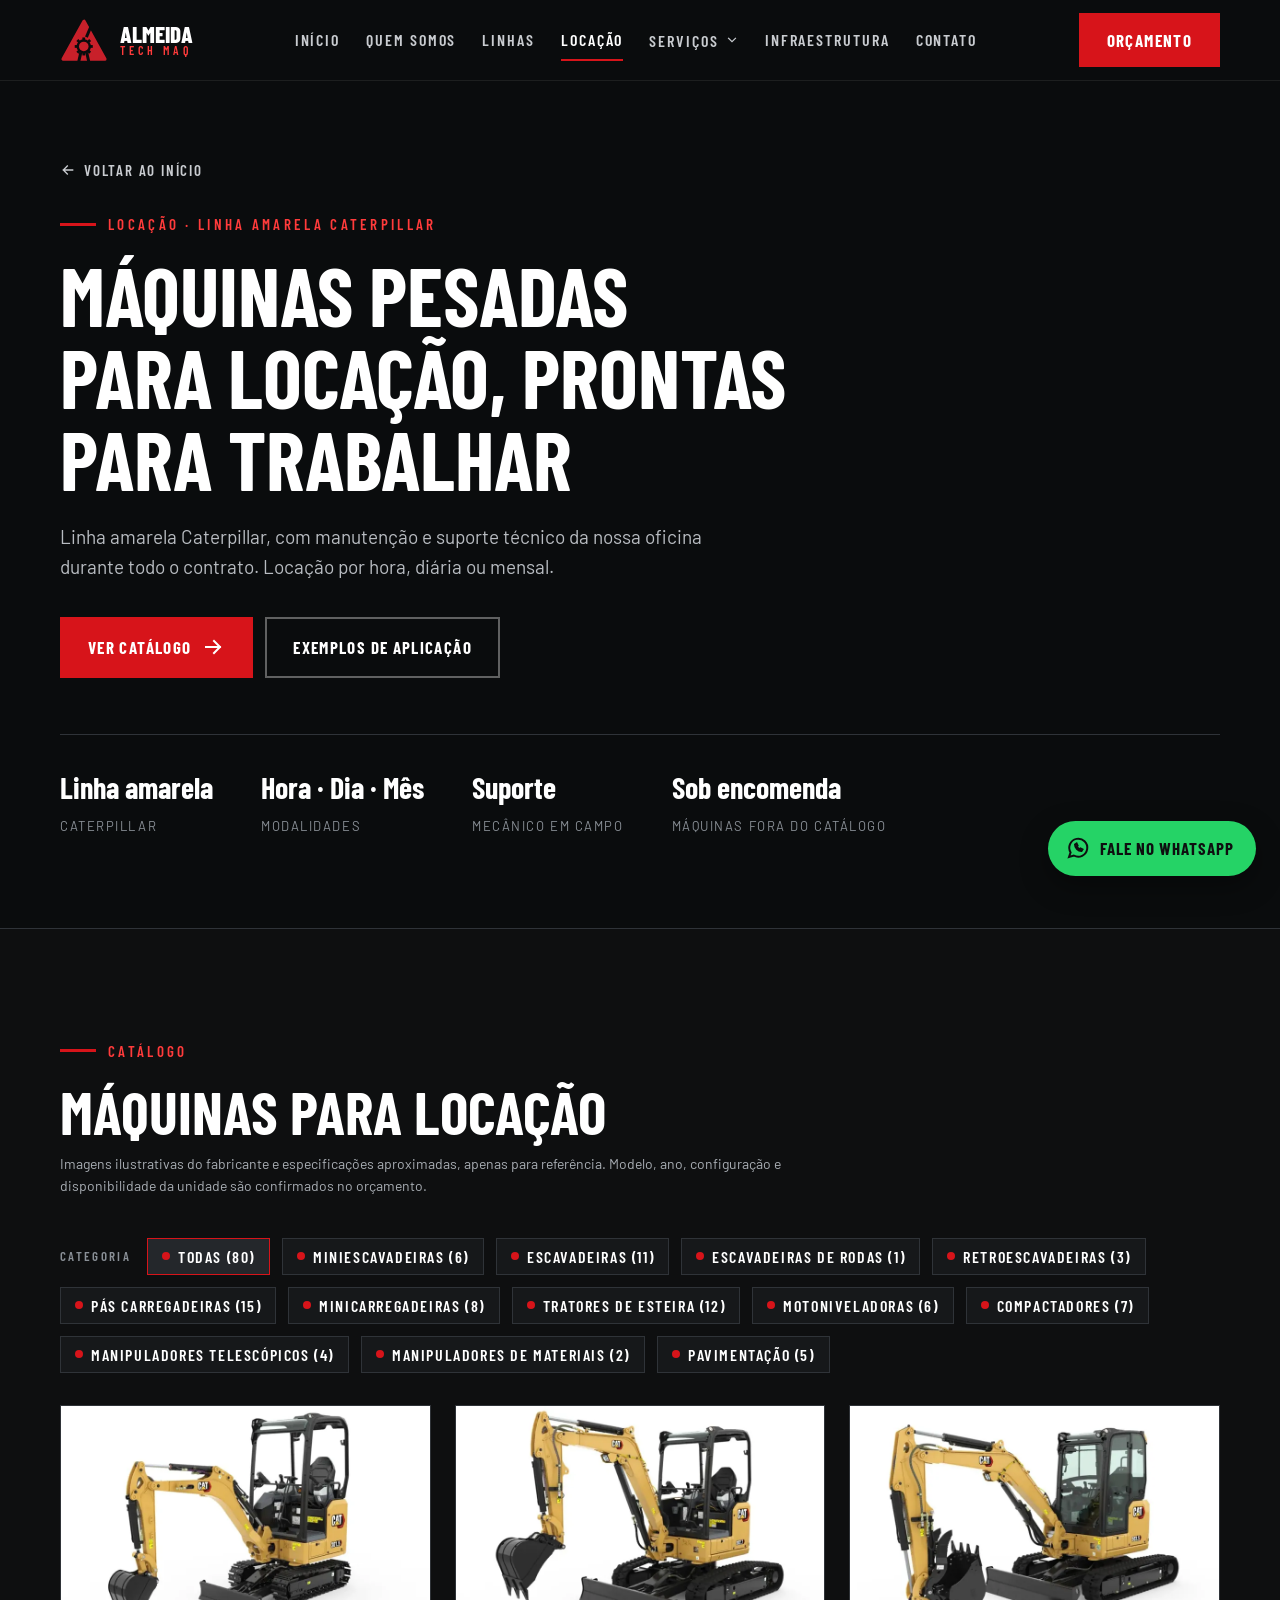
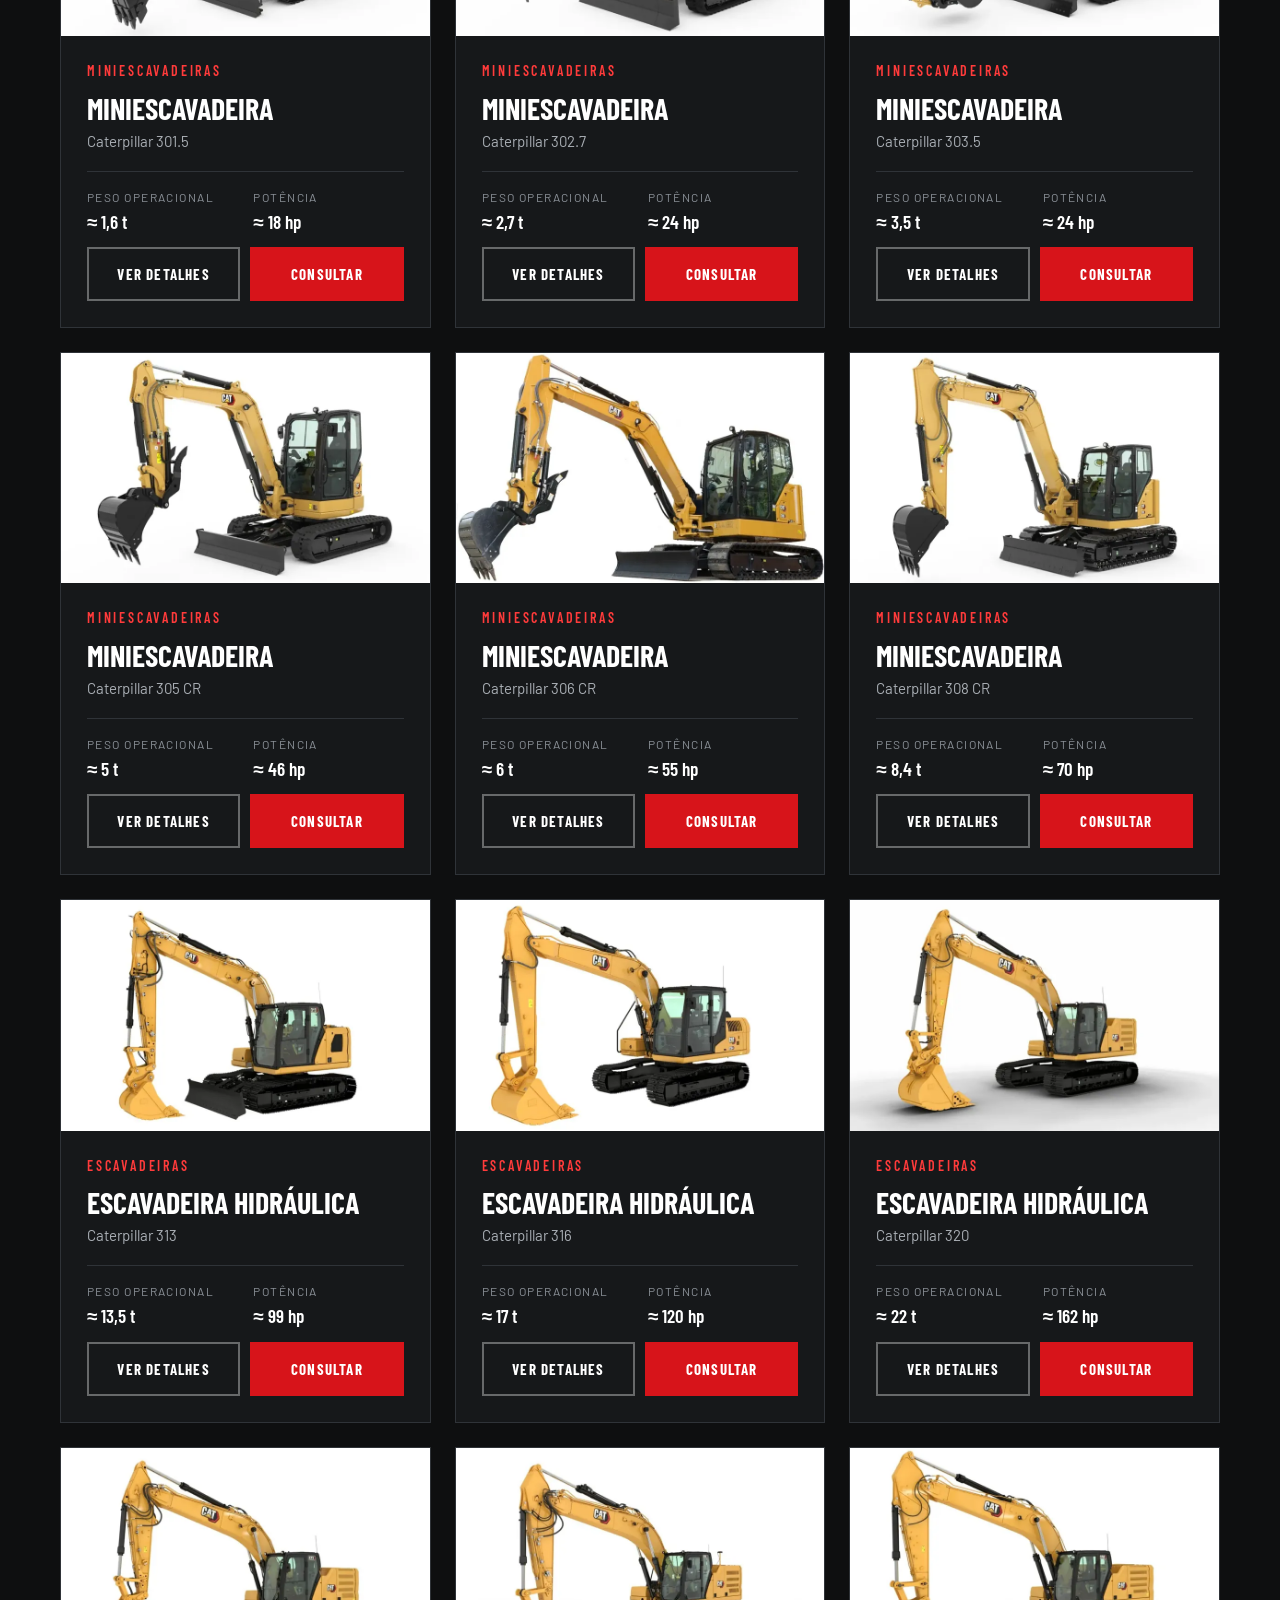
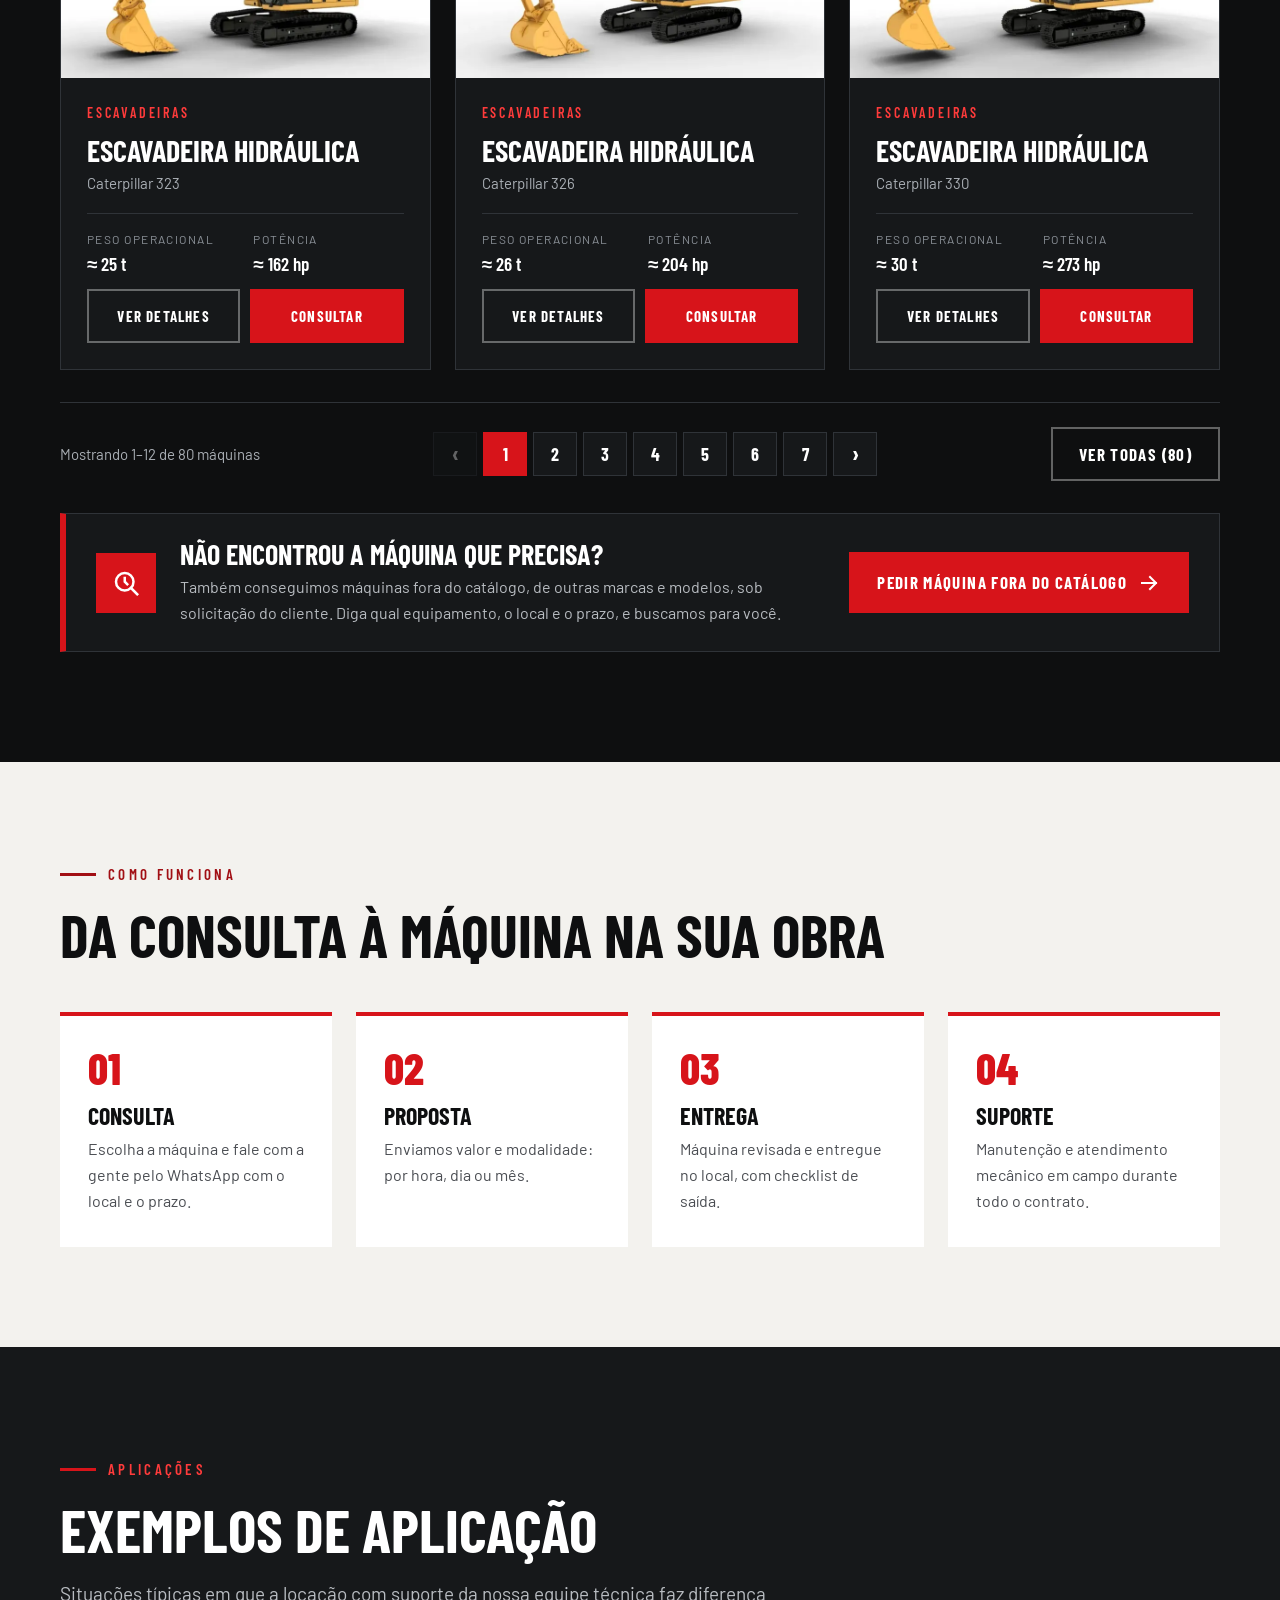
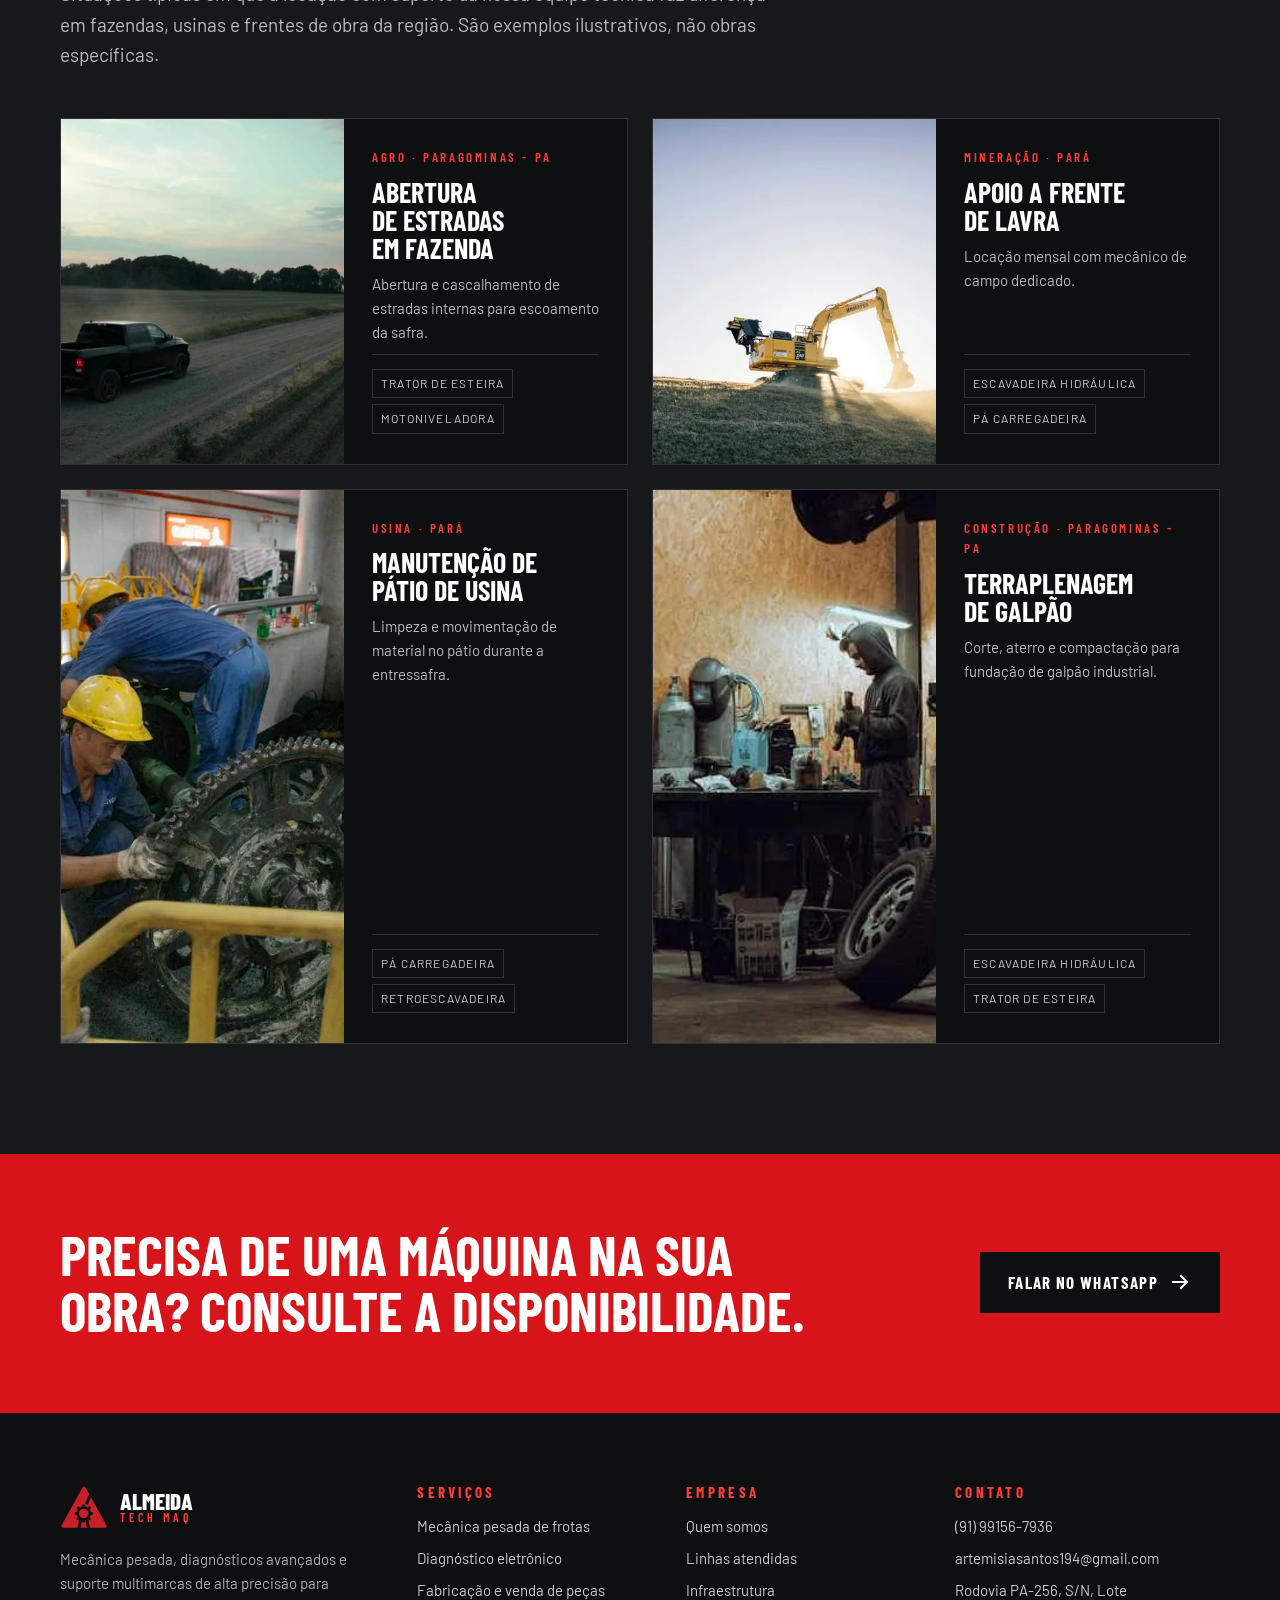
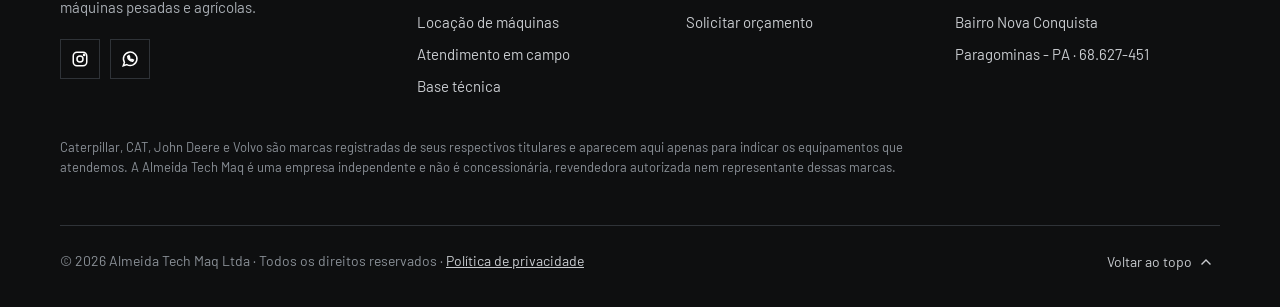
<file: catalogo.html>
<!doctype html>
<html lang="pt-BR">
<head>
  <meta charset="utf-8">
  <meta name="viewport" content="width=device-width,initial-scale=1,viewport-fit=cover">
  <title>Locação de máquinas pesadas · Almeida Tech Maq</title>
  <meta name="description" content="Catálogo de locação de máquinas pesadas da Almeida Tech Maq em Paragominas - PA: linha amarela Caterpillar — escavadeiras, pás carregadeiras, tratores de esteira, motoniveladoras e mais — e máquinas fora do catálogo sob encomenda. Veja também exemplos de aplicação.">
  <meta name="theme-color" content="#0E0F10">
  <link rel="icon" href="favicon.svg" type="image/svg+xml">
  <link rel="apple-touch-icon" href="img/apple-touch-icon.png">
  <!-- Endereço completo do site: WhatsApp e Facebook exigem URL absoluta. Ao trocar de domínio, atualize aqui e no schema. -->
  <meta property="og:type" content="website">
  <meta property="og:locale" content="pt_BR">
  <meta property="og:site_name" content="Almeida Tech Maq">
  <meta property="og:title" content="Locação de máquinas pesadas · Almeida Tech Maq">
  <meta property="og:description" content="Mecânica pesada, diagnóstico eletrônico e peças multimarcas para Caterpillar, John Deere e Volvo. Paragominas - PA.">
  <meta property="og:url" content="https://leonhard21.github.io/almeida-techmaq/catalogo.html">
  <meta property="og:image" content="https://leonhard21.github.io/almeida-techmaq/img/og-image.jpg">
  <meta property="og:image:width" content="1200">
  <meta property="og:image:height" content="630">
  <meta property="og:image:alt" content="Escavadeira ao pôr do sol com a marca Almeida Tech Maq">
  <meta name="twitter:card" content="summary_large_image">
  <link rel="stylesheet" href="fonts.css">
  <link rel="stylesheet" href="styles.css">
</head>
<body>

<svg class="icon-sprite" width="0" height="0" aria-hidden="true">
 <symbol id="i-check" viewBox="0 0 24 24"><path d="M4 12l5 5L20 6"/></symbol>
 <symbol id="i-target" viewBox="0 0 24 24"><circle cx="12" cy="12" r="9"/><circle cx="12" cy="12" r="5"/><circle cx="12" cy="12" r="1.5"/></symbol>
 <symbol id="i-rocket" viewBox="0 0 24 24"><path d="M4 20l6-6M14 4c4 0 6 2 6 6l-7 7-6-6 7-7z"/><circle cx="15" cy="9" r="1.6"/></symbol>
 <symbol id="i-eye" viewBox="0 0 24 24"><path d="M2 12s4-7 10-7 10 7 10 7-4 7-10 7S2 12 2 12z"/><circle cx="12" cy="12" r="3"/></symbol>
 <symbol id="i-calendar" viewBox="0 0 24 24"><rect x="3" y="5" width="18" height="16"/><path d="M3 10h18M8 3v4M16 3v4M8 15l2 2 4-4"/></symbol>
 <symbol id="i-wrench" viewBox="0 0 24 24"><path d="M14.7 6.3a4 4 0 0 0-5.4 5.4L3 18l3 3 6.3-6.3a4 4 0 0 0 5.4-5.4l-2.6 2.6-2.4-.6-.6-2.4z"/></symbol>
 <symbol id="i-shield" viewBox="0 0 24 24"><path d="M12 2l8 4v6c0 5-3.5 8.5-8 10-4.5-1.5-8-5-8-10V6z"/><path d="M8.5 12l2.5 2.5 4.5-5"/></symbol>
 <symbol id="i-report" viewBox="0 0 24 24"><path d="M6 2h9l5 5v15H6z"/><path d="M14 2v6h6M9 13h8M9 17h6"/></symbol>
 <symbol id="i-search" viewBox="0 0 24 24"><circle cx="11" cy="11" r="7"/><path d="M21 21l-5-5M11 8v3l2 2"/></symbol>
 <symbol id="i-sliders" viewBox="0 0 24 24"><path d="M4 21v-7M4 10V3M12 21v-9M12 8V3M20 21v-5M20 12V3M1 14h6M9 8h6M17 16h6"/></symbol>
 <symbol id="i-cable" viewBox="0 0 24 24"><path d="M3 7c3-6 6 6 9 0s6 6 9 0M3 12c3-6 6 6 9 0s6 6 9 0M3 17c3-6 6 6 9 0s6 6 9 0"/></symbol>
 <symbol id="i-connector" viewBox="0 0 24 24"><rect x="6" y="8" width="12" height="10"/><path d="M9 8V3M15 8V3M12 18v4"/></symbol>
 <symbol id="i-bolt" viewBox="0 0 24 24"><path d="M13 2L4 14h7l-1 8 9-12h-7z"/></symbol>
 <symbol id="i-factory" viewBox="0 0 24 24"><path d="M3 21V9l6 4V9l6 4V5h6v16z"/></symbol>
 <symbol id="i-phone" viewBox="0 0 24 24"><path d="M22 16.9v3a2 2 0 0 1-2.2 2 19.8 19.8 0 0 1-8.6-3.1 19.5 19.5 0 0 1-6-6A19.8 19.8 0 0 1 2.1 4.2 2 2 0 0 1 4.1 2h3a2 2 0 0 1 2 1.7c.1 1 .4 1.9.7 2.8a2 2 0 0 1-.5 2.1L8 9.9a16 16 0 0 0 6 6l1.3-1.3a2 2 0 0 1 2.1-.4c.9.3 1.8.6 2.8.7a2 2 0 0 1 1.7 2z"/></symbol>
 <symbol id="i-mail" viewBox="0 0 24 24"><rect x="2" y="4" width="20" height="16"/><path d="M2 6l10 7 10-7"/></symbol>
 <symbol id="i-pin" viewBox="0 0 24 24"><path d="M12 22s7-6.5 7-12a7 7 0 0 0-14 0c0 5.5 7 12 7 12z"/><circle cx="12" cy="10" r="2.5"/></symbol>
 <symbol id="i-arrow" viewBox="0 0 24 24"><path d="M5 12h14M13 6l6 6-6 6"/></symbol>
 <symbol id="i-chev" viewBox="0 0 24 24"><path d="M6 9l6 6 6-6"/></symbol>
 <symbol id="i-up" viewBox="0 0 24 24"><path d="M6 15l6-6 6 6"/></symbol>
 <symbol id="i-ig" viewBox="0 0 24 24"><rect x="3" y="3" width="18" height="18" rx="5"/><circle cx="12" cy="12" r="4"/><circle cx="17.5" cy="6.5" r=".8"/></symbol>
 <symbol id="i-wa" viewBox="0 0 24 24"><path d="M3 21l1.6-4.6A9 9 0 1 1 7.8 19.5z"/><path d="M9 8.5c0 3.5 3 6.5 6.5 6.5l1-1.6-2-1-1 .8a5 5 0 0 1-2.7-2.7l.8-1-1-2z"/></symbol>
 <symbol id="i-crane" viewBox="0 0 24 24"><path d="M2 20h11M4 20v-5h7v5M6 15V9h3l2 6M9 9l7-5 5 6-2 2M19 12v3M17 15h4"/></symbol>
 <symbol id="i-menu" viewBox="0 0 24 24"><path d="M3 6h18M3 12h18M3 18h18"/></symbol>
 <symbol id="i-x" viewBox="0 0 24 24"><path d="M5 5l14 14M19 5L5 19"/></symbol>
</svg>


<header class="nav" id="nav"><div class="wrap">
  <a class="logo" href="index.html#inicio" aria-label="Almeida Tech Maq — início"><span class="logo-mark"><img src="img/logo-marca.svg" alt="" width="48" height="44"></span><span class="logo-txt">ALMEIDA<small>TECH MAQ</small></span></a>
  <ul class="menu">
    <li><a href="index.html#inicio" data-spy="inicio">Início</a></li>
    <li><a href="index.html#sobre" data-spy="sobre">Quem somos</a></li>
    <li><a href="index.html#linhas" data-spy="linhas">Linhas</a></li>
    <li><a href="catalogo.html" data-spy="locacao" class="on" aria-current="page">Locação</a></li>
    <li class="has-dd"><button class="dd" aria-expanded="false" aria-controls="dd-serv" data-spy="servicos">Serviços <svg class="ic"><use href="#i-chev"/></svg></button>
      <div class="dropdown" id="dd-serv">
        <a href="index.html#mecanica"><svg class="ic"><use href="#i-wrench"/></svg><span><b>Mecânica pesada</b><small>Preventiva, corretiva e padrão montadora</small></span></a>
        <a href="index.html#diagnostico"><svg class="ic"><use href="#i-search"/></svg><span><b>Diagnóstico eletrônico</b><small>Leitura de módulos e relatório técnico</small></span></a>
        <a href="index.html#pecas"><svg class="ic"><use href="#i-cable"/></svg><span><b>Fabricação e venda de peças</b><small>Cordoalhas, conectores e terminais</small></span></a>
      </div></li>
    <li><a href="index.html#infra" data-spy="infra">Infraestrutura</a></li>
    <li><a href="index.html#contato" data-spy="contato">Contato</a></li>
  </ul>
  <button class="btn btn-red" data-quote>Orçamento</button>
  <button class="burger" id="burger" aria-label="Abrir menu" aria-expanded="false"><svg class="ic"><use id="burger-ic" href="#i-menu"/></svg></button>
</div></header>
<nav class="mobile" id="mobile" aria-label="Menu">
  <a href="index.html#inicio">Início</a><a href="index.html#sobre">Quem somos</a><a href="index.html#linhas">Linhas</a><a href="index.html#mecanica">Serviços</a>
  <a class="sub" href="index.html#mecanica">Mecânica pesada</a><a class="sub" href="index.html#diagnostico">Diagnóstico eletrônico</a><a class="sub" href="index.html#pecas">Peças e cordoalhas</a><a href="catalogo.html">Locação</a>
  <a href="index.html#infra">Infraestrutura</a><a href="index.html#contato">Contato</a>
</nav>

<!-- CAPA DO CATÁLOGO -->
<section class="cat-hero" id="topo"><div class="wrap">
  <a class="voltar" href="index.html"><svg class="ic"><use href="#i-arrow"/></svg>Voltar ao início</a>
  <div class="eyebrow">Locação · Linha amarela Caterpillar</div>
  <h1>Máquinas pesadas para locação, prontas para trabalhar</h1>
  <p class="lead">Linha amarela Caterpillar, com manutenção e suporte técnico da nossa oficina durante todo o contrato. Locação por hora, diária ou mensal.</p>
  <div class="ctas">
    <a class="btn btn-red" href="#catalogo">Ver catálogo <svg class="ic"><use href="#i-arrow"/></svg></a>
    <a class="btn btn-outline" href="#portfolio">Exemplos de aplicação</a>
  </div>
  <div class="cat-facts">
    <div><b>Linha amarela</b><span>Caterpillar</span></div>
    <div><b>Hora · Dia · Mês</b><span>Modalidades</span></div>
    <div><b>Suporte</b><span>Mecânico em campo</span></div>
    <div><b>Sob encomenda</b><span>Máquinas fora do catálogo</span></div>
  </div>
</div></section>

<!-- CATÁLOGO -->
<section class="catalogo" id="catalogo"><div class="wrap">
  <div class="eyebrow">Catálogo</div>
  <h2>Máquinas para locação</h2>
  <p class="cat-nota">Imagens ilustrativas do fabricante e especificações aproximadas, apenas para referência. Modelo, ano, configuração e disponibilidade da unidade são confirmados no orçamento.</p>
  <div class="segs" role="group" aria-label="Filtrar por categoria" id="filtros">
    <span class="label">Categoria</span>
  </div>
  <div class="maq-grid" id="maq-grid" aria-live="polite"></div>
  <nav class="paginas" id="paginas" aria-label="Páginas do catálogo"></nav>
  <aside class="encomenda" aria-labelledby="enc-t">
    <span class="loc-ic"><svg class="ic"><use href="#i-search"/></svg></span>
    <div><h3 id="enc-t">Não encontrou a máquina que precisa?</h3>
      <p>Também conseguimos máquinas fora do catálogo, de outras marcas e modelos, sob solicitação do cliente. Diga qual equipamento, o local e o prazo, e buscamos para você.</p></div>
    <a class="btn btn-red" href="https://wa.me/5591991567936?text=Ol%C3%A1%2C%20Almeida%20Tech%20Maq%21%20Vim%20pelo%20site%20e%20procuro%20uma%20m%C3%A1quina%20que%20n%C3%A3o%20est%C3%A1%20no%20cat%C3%A1logo%3A%20" target="_blank" rel="noopener">Pedir máquina fora do catálogo <svg class="ic"><use href="#i-arrow"/></svg></a>
  </aside>
</div></section>

<!-- DETALHE DA MÁQUINA (preenchido pelo catalogo.js) -->
<dialog class="ficha" id="ficha" aria-labelledby="f-nome">
  <button class="x" id="f-x" type="button" aria-label="Fechar">✕</button>
  <div class="f-galeria">
    <div class="f-foto" id="f-foto"></div>
    <button class="f-seta f-prev" id="f-prev" type="button" aria-label="Foto anterior"><svg class="ic"><use href="#i-arrow"/></svg></button>
    <button class="f-seta" id="f-next" type="button" aria-label="Próxima foto"><svg class="ic"><use href="#i-arrow"/></svg></button>
    <span class="f-cont" id="f-cont"></span>
    <div class="f-thumbs" id="f-thumbs"></div>
  </div>
  <div class="f-info">
    <span class="tag" id="f-tag"></span>
    <h3 id="f-nome"></h3>
    <p class="modelo" id="f-modelo"></p>
    <p class="f-desc" id="f-desc"></p>
    <h4>Ficha técnica</h4>
    <div id="f-specs"></div>
    <h4>Indicada para</h4>
    <ul class="f-apl" id="f-apl"></ul>
    <p class="f-nota">Imagem ilustrativa e especificações aproximadas. A unidade disponível é confirmada no orçamento.</p>
    <div class="f-acao"><a class="btn btn-red" id="f-quote" href="https://wa.me/5591991567936" target="_blank" rel="noopener">Consultar no WhatsApp <svg class="ic"><use href="#i-arrow"/></svg></a></div>
  </div>
</dialog>

<!-- COMO FUNCIONA -->
<section class="passos"><div class="wrap">
  <div class="eyebrow dark">Como funciona</div>
  <h2>Da consulta à máquina na sua obra</h2>
  <ol>
    <li><h3>Consulta</h3><p>Escolha a máquina e fale com a gente pelo WhatsApp com o local e o prazo.</p></li>
    <li><h3>Proposta</h3><p>Enviamos valor e modalidade: por hora, dia ou mês.</p></li>
    <li><h3>Entrega</h3><p>Máquina revisada e entregue no local, com checklist de saída.</p></li>
    <li><h3>Suporte</h3><p>Manutenção e atendimento mecânico em campo durante todo o contrato.</p></li>
  </ol>
</div></section>

<!-- PORTFÓLIO -->
<section class="portfolio" id="portfolio"><div class="wrap">
  <div class="eyebrow">Aplicações</div>
  <h2>Exemplos de aplicação</h2>
  <p class="intro">Situações típicas em que a locação com suporte da nossa equipe técnica faz diferença em fazendas, usinas e frentes de obra da região. São exemplos ilustrativos, não obras específicas.</p>
  <div class="port-grid" id="port-grid"></div>
</div></section>

<section class="cta"><div class="wrap">
  <h2>Precisa de uma máquina na sua obra? Consulte a disponibilidade.</h2>
  <a class="btn btn-dark" href="https://wa.me/5591991567936?text=Ol%C3%A1%2C%20Almeida%20Tech%20Maq%21%20Vim%20pelo%20site%20e%20gostaria%20de%20consultar%20a%20loca%C3%A7%C3%A3o%20de%20m%C3%A1quinas." target="_blank" rel="noopener">Falar no WhatsApp <svg class="ic"><use href="#i-arrow"/></svg></a>
</div></section>

<footer><div class="wrap">
  <div class="f-cols">
    <div><a class="logo" href="index.html#inicio"><span class="logo-mark"><img src="img/logo-marca.svg" alt="" width="48" height="44"></span><span class="logo-txt">ALMEIDA<small>TECH MAQ</small></span></a>
      <p>Mecânica pesada, diagnósticos avançados e suporte multimarcas de alta precisão para máquinas pesadas e agrícolas.</p>
      <div class="soc"><a href="https://www.instagram.com/almeidatechmaq/" target="_blank" rel="noopener" aria-label="Instagram"><svg class="ic"><use href="#i-ig"/></svg></a><a href="https://wa.me/5591991567936?text=Ol%C3%A1%2C%20Almeida%20Tech%20Maq%21%20Vim%20pelo%20site%20e%20gostaria%20de%20mais%20informa%C3%A7%C3%B5es." target="_blank" rel="noopener" aria-label="WhatsApp"><svg class="ic"><use href="#i-wa"/></svg></a></div></div>
    <div><h4>Serviços</h4><ul><li><a href="index.html#mecanica">Mecânica pesada de frotas</a></li><li><a href="index.html#diagnostico">Diagnóstico eletrônico</a></li><li><a href="index.html#pecas">Fabricação e venda de peças</a></li><li><a href="catalogo.html">Locação de máquinas</a></li><li><a href="index.html#infra">Atendimento em campo</a></li><li><a href="index.html#infra">Base técnica</a></li></ul></div>
    <div><h4>Empresa</h4><ul><li><a href="index.html#sobre">Quem somos</a></li><li><a href="index.html#linhas">Linhas atendidas</a></li><li><a href="index.html#infra">Infraestrutura</a></li><li><a href="#" data-quote>Solicitar orçamento</a></li></ul></div>
    <div><h4>Contato</h4><ul><li>(91) 99156-7936</li><li>artemisiasantos194@gmail.com</li><li>Rodovia PA-256, S/N, Lote</li><li>Bairro Nova Conquista</li><li>Paragominas - PA · 68.627-451</li></ul></div>
  </div>
  <p class="f-legal">Caterpillar, CAT, John Deere e Volvo são marcas registradas de seus respectivos titulares e aparecem aqui apenas para indicar os equipamentos que atendemos. A Almeida Tech Maq é uma empresa independente e não é concessionária, revendedora autorizada nem representante dessas marcas.</p>
  <div class="f-bot"><span>© 2026 Almeida Tech Maq Ltda · Todos os direitos reservados · <a href="privacidade.html">Política de privacidade</a></span><button id="top">Voltar ao topo <svg class="ic icon--small"><use href="#i-up"/></svg></button></div>
</div></footer>

<a class="wa" href="https://wa.me/5591991567936?text=Ol%C3%A1%2C%20Almeida%20Tech%20Maq%21%20Vim%20pelo%20site%20e%20gostaria%20de%20consultar%20a%20loca%C3%A7%C3%A3o%20de%20m%C3%A1quinas." target="_blank" rel="noopener" aria-label="Fale no WhatsApp"><svg class="ic"><use href="#i-wa"/></svg><span>Fale no WhatsApp</span></a>

<dialog class="sheet" id="modal" aria-labelledby="mt">
    <button class="x" id="mx" type="button" aria-label="Fechar">✕</button>
    <div class="eyebrow dark">Orçamento</div>
    <h3 id="mt">Conte sobre a sua máquina</h3>
    <p class="sub">Preencha e abrimos o WhatsApp (91) 99156-7936 com a mensagem pronta.</p>
    <form id="qf">
      <label for="q-nome">Nome<input id="q-nome" autocomplete="name" autofocus required placeholder="Seu nome"></label>
      <label>Linha da máquina</label>
      <div class="pills">
        <label for="q-l1"><input type="radio" name="linha" id="q-l1" value="Linha amarela" checked>Linha amarela</label>
        <label for="q-l2"><input type="radio" name="linha" id="q-l2" value="Linha verde">Linha verde</label>
        <label for="q-l3"><input type="radio" name="linha" id="q-l3" value="Outra">Outra</label>
      </div>
      <label for="q-serv">Serviço<select id="q-serv"><option>Mecânica pesada</option><option>Diagnóstico eletrônico</option><option>Peças e cordoalhas</option><option>Locação de máquinas</option><option>Atendimento em campo</option></select></label>
      <label for="q-msg">Mensagem<textarea id="q-msg" rows="3" placeholder="Modelo, problema, local da máquina…"></textarea></label>
      <p class="aviso-dados">Ao enviar, o WhatsApp abre com a mensagem pronta. O site não guarda os dados deste formulário. Veja a <a href="privacidade.html">Política de privacidade</a>.</p>
      <button class="btn btn-red" type="submit">Enviar no WhatsApp <svg class="ic"><use href="#i-arrow"/></svg></button>
    </form>
    <div class="done" id="done" hidden><b>WhatsApp aberto.</b> Se a conversa não abriu, use o botão abaixo ou copie a mensagem.<pre id="msg"></pre><div class="done-actions"><a class="copy" id="wlink" href="https://wa.me/5591991567936" target="_blank" rel="noopener">Abrir WhatsApp</a><button class="copy" id="cmsg">Copiar mensagem</button><button class="copy" id="again">Editar</button></div></div>
</dialog>
<script src="catalogo.js" defer></script>
<script src="script.js" defer></script>
</body>
</html>
</file>
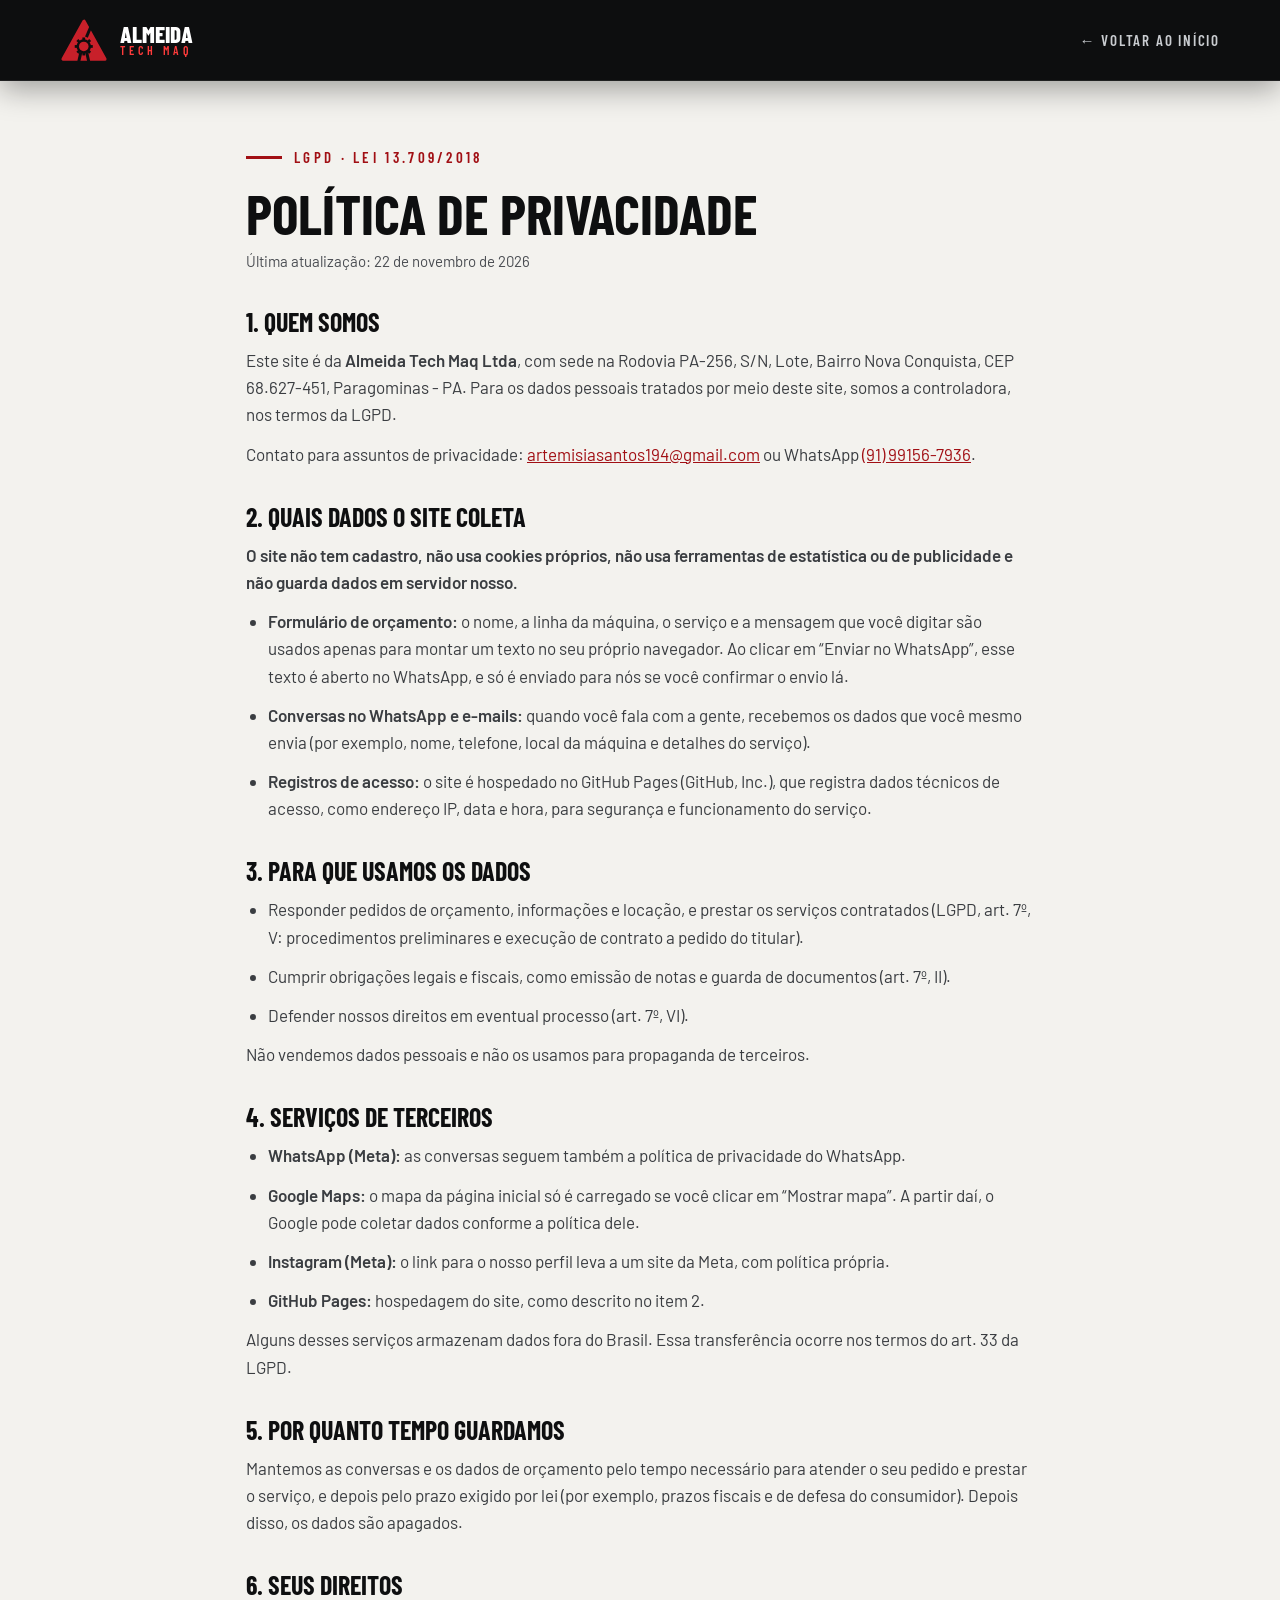
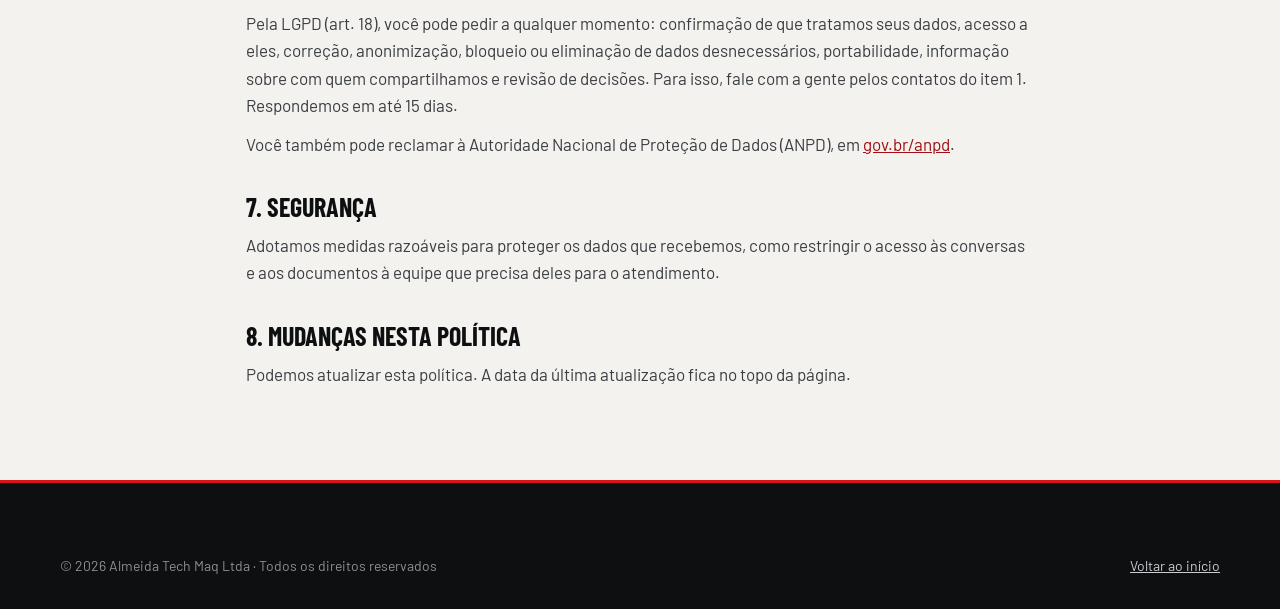
<file: privacidade.html>
<!doctype html>
<html lang="pt-BR">
<head>
  <meta charset="utf-8">
  <meta name="viewport" content="width=device-width, initial-scale=1, viewport-fit=cover">
  <title>Política de privacidade · Almeida Tech Maq</title>
  <meta name="description" content="Como a Almeida Tech Maq trata dados pessoais no site, de acordo com a Lei Geral de Proteção de Dados (Lei 13.709/2018).">
  <meta name="robots" content="noindex">
  <meta name="theme-color" content="#0E0F10">
  <link rel="icon" href="favicon.svg" type="image/svg+xml">
  <link rel="apple-touch-icon" href="img/apple-touch-icon.png">
  <link rel="stylesheet" href="fonts.css">
  <link rel="stylesheet" href="styles.css">
</head>
<body>
<header class="nav solid"><div class="wrap">
  <a class="logo" href="index.html" aria-label="Almeida Tech Maq — início"><span class="logo-mark"><img src="img/logo-marca.svg" alt="" width="48" height="44"></span><span class="logo-txt">ALMEIDA<small>TECH MAQ</small></span></a>
  <a class="voltar" href="index.html" style="margin:0">← Voltar ao início</a>
</div></header>

<main class="politica"><div class="wrap">
  <div class="eyebrow dark">LGPD · Lei 13.709/2018</div>
  <h1>Política de privacidade</h1>
  <p class="atualizada">Última atualização: 22 de novembro de 2026</p>

  <h2>1. Quem somos</h2>
  <p>Este site é da <b>Almeida Tech Maq Ltda</b>, com sede na Rodovia PA-256, S/N, Lote, Bairro Nova Conquista, CEP 68.627-451, Paragominas - PA. Para os dados pessoais tratados por meio deste site, somos a controladora, nos termos da LGPD.</p>
  <p>Contato para assuntos de privacidade: <a href="mailto:artemisiasantos194@gmail.com">artemisiasantos194@gmail.com</a> ou WhatsApp <a href="https://wa.me/5591991567936">(91) 99156-7936</a>.</p>

  <h2>2. Quais dados o site coleta</h2>
  <p><b>O site não tem cadastro, não usa cookies próprios, não usa ferramentas de estatística ou de publicidade e não guarda dados em servidor nosso.</b></p>
  <ul>
    <li><b>Formulário de orçamento:</b> o nome, a linha da máquina, o serviço e a mensagem que você digitar são usados apenas para montar um texto no seu próprio navegador. Ao clicar em “Enviar no WhatsApp”, esse texto é aberto no WhatsApp, e só é enviado para nós se você confirmar o envio lá.</li>
    <li><b>Conversas no WhatsApp e e-mails:</b> quando você fala com a gente, recebemos os dados que você mesmo envia (por exemplo, nome, telefone, local da máquina e detalhes do serviço).</li>
    <li><b>Registros de acesso:</b> o site é hospedado no GitHub Pages (GitHub, Inc.), que registra dados técnicos de acesso, como endereço IP, data e hora, para segurança e funcionamento do serviço.</li>
  </ul>

  <h2>3. Para que usamos os dados</h2>
  <ul>
    <li>Responder pedidos de orçamento, informações e locação, e prestar os serviços contratados (LGPD, art. 7º, V: procedimentos preliminares e execução de contrato a pedido do titular).</li>
    <li>Cumprir obrigações legais e fiscais, como emissão de notas e guarda de documentos (art. 7º, II).</li>
    <li>Defender nossos direitos em eventual processo (art. 7º, VI).</li>
  </ul>
  <p>Não vendemos dados pessoais e não os usamos para propaganda de terceiros.</p>

  <h2>4. Serviços de terceiros</h2>
  <ul>
    <li><b>WhatsApp (Meta):</b> as conversas seguem também a política de privacidade do WhatsApp.</li>
    <li><b>Google Maps:</b> o mapa da página inicial só é carregado se você clicar em “Mostrar mapa”. A partir daí, o Google pode coletar dados conforme a política dele.</li>
    <li><b>Instagram (Meta):</b> o link para o nosso perfil leva a um site da Meta, com política própria.</li>
    <li><b>GitHub Pages:</b> hospedagem do site, como descrito no item 2.</li>
  </ul>
  <p>Alguns desses serviços armazenam dados fora do Brasil. Essa transferência ocorre nos termos do art. 33 da LGPD.</p>

  <h2>5. Por quanto tempo guardamos</h2>
  <p>Mantemos as conversas e os dados de orçamento pelo tempo necessário para atender o seu pedido e prestar o serviço, e depois pelo prazo exigido por lei (por exemplo, prazos fiscais e de defesa do consumidor). Depois disso, os dados são apagados.</p>

  <h2>6. Seus direitos</h2>
  <p>Pela LGPD (art. 18), você pode pedir a qualquer momento: confirmação de que tratamos seus dados, acesso a eles, correção, anonimização, bloqueio ou eliminação de dados desnecessários, portabilidade, informação sobre com quem compartilhamos e revisão de decisões. Para isso, fale com a gente pelos contatos do item 1. Respondemos em até 15 dias.</p>
  <p>Você também pode reclamar à Autoridade Nacional de Proteção de Dados (ANPD), em <a href="https://www.gov.br/anpd" target="_blank" rel="noopener">gov.br/anpd</a>.</p>

  <h2>7. Segurança</h2>
  <p>Adotamos medidas razoáveis para proteger os dados que recebemos, como restringir o acesso às conversas e aos documentos à equipe que precisa deles para o atendimento.</p>

  <h2>8. Mudanças nesta política</h2>
  <p>Podemos atualizar esta política. A data da última atualização fica no topo da página.</p>
</div></main>

<footer><div class="wrap">
  <div class="f-bot" style="margin-top:0;border-top:0;padding-top:0"><span>© 2026 Almeida Tech Maq Ltda · Todos os direitos reservados</span><a href="index.html" style="color:var(--on-dark)">Voltar ao início</a></div>
</div></footer>
</body>
</html>
</file>
<file: fonts.css>
/* Barlow e Barlow Condensed (SIL Open Font License), servidas pelo próprio site */
@font-face {font-family: 'Barlow';font-style: normal;font-weight: 400;font-display: swap;src: url(fonts/barlow-400-latin-ext.woff2) format('woff2');unicode-range: U+0100-02BA, U+02BD-02C5, U+02C7-02CC, U+02CE-02D7, U+02DD-02FF, U+0304, U+0308, U+0329, U+1D00-1DBF, U+1E00-1E9F, U+1EF2-1EFF, U+2020, U+20A0-20AB, U+20AD-20C4, U+2113, U+2C60-2C7F, U+A720-A7FF;}
@font-face {font-family: 'Barlow';font-style: normal;font-weight: 400;font-display: swap;src: url(fonts/barlow-400-latin.woff2) format('woff2');unicode-range: U+0000-00FF, U+0131, U+0152-0153, U+02BB-02BC, U+02C6, U+02DA, U+02DC, U+0304, U+0308, U+0329, U+2000-206F, U+20AC, U+2122, U+2191, U+2193, U+2212, U+2215, U+FEFF, U+FFFD;}
@font-face {font-family: 'Barlow';font-style: normal;font-weight: 500;font-display: swap;src: url(fonts/barlow-500-latin-ext.woff2) format('woff2');unicode-range: U+0100-02BA, U+02BD-02C5, U+02C7-02CC, U+02CE-02D7, U+02DD-02FF, U+0304, U+0308, U+0329, U+1D00-1DBF, U+1E00-1E9F, U+1EF2-1EFF, U+2020, U+20A0-20AB, U+20AD-20C4, U+2113, U+2C60-2C7F, U+A720-A7FF;}
@font-face {font-family: 'Barlow';font-style: normal;font-weight: 500;font-display: swap;src: url(fonts/barlow-500-latin.woff2) format('woff2');unicode-range: U+0000-00FF, U+0131, U+0152-0153, U+02BB-02BC, U+02C6, U+02DA, U+02DC, U+0304, U+0308, U+0329, U+2000-206F, U+20AC, U+2122, U+2191, U+2193, U+2212, U+2215, U+FEFF, U+FFFD;}
@font-face {font-family: 'Barlow';font-style: normal;font-weight: 600;font-display: swap;src: url(fonts/barlow-600-latin-ext.woff2) format('woff2');unicode-range: U+0100-02BA, U+02BD-02C5, U+02C7-02CC, U+02CE-02D7, U+02DD-02FF, U+0304, U+0308, U+0329, U+1D00-1DBF, U+1E00-1E9F, U+1EF2-1EFF, U+2020, U+20A0-20AB, U+20AD-20C4, U+2113, U+2C60-2C7F, U+A720-A7FF;}
@font-face {font-family: 'Barlow';font-style: normal;font-weight: 600;font-display: swap;src: url(fonts/barlow-600-latin.woff2) format('woff2');unicode-range: U+0000-00FF, U+0131, U+0152-0153, U+02BB-02BC, U+02C6, U+02DA, U+02DC, U+0304, U+0308, U+0329, U+2000-206F, U+20AC, U+2122, U+2191, U+2193, U+2212, U+2215, U+FEFF, U+FFFD;}
@font-face {font-family: 'Barlow Condensed';font-style: normal;font-weight: 500;font-display: swap;src: url(fonts/barlow-condensed-500-latin-ext.woff2) format('woff2');unicode-range: U+0100-02BA, U+02BD-02C5, U+02C7-02CC, U+02CE-02D7, U+02DD-02FF, U+0304, U+0308, U+0329, U+1D00-1DBF, U+1E00-1E9F, U+1EF2-1EFF, U+2020, U+20A0-20AB, U+20AD-20C4, U+2113, U+2C60-2C7F, U+A720-A7FF;}
@font-face {font-family: 'Barlow Condensed';font-style: normal;font-weight: 500;font-display: swap;src: url(fonts/barlow-condensed-500-latin.woff2) format('woff2');unicode-range: U+0000-00FF, U+0131, U+0152-0153, U+02BB-02BC, U+02C6, U+02DA, U+02DC, U+0304, U+0308, U+0329, U+2000-206F, U+20AC, U+2122, U+2191, U+2193, U+2212, U+2215, U+FEFF, U+FFFD;}
@font-face {font-family: 'Barlow Condensed';font-style: normal;font-weight: 600;font-display: swap;src: url(fonts/barlow-condensed-600-latin-ext.woff2) format('woff2');unicode-range: U+0100-02BA, U+02BD-02C5, U+02C7-02CC, U+02CE-02D7, U+02DD-02FF, U+0304, U+0308, U+0329, U+1D00-1DBF, U+1E00-1E9F, U+1EF2-1EFF, U+2020, U+20A0-20AB, U+20AD-20C4, U+2113, U+2C60-2C7F, U+A720-A7FF;}
@font-face {font-family: 'Barlow Condensed';font-style: normal;font-weight: 600;font-display: swap;src: url(fonts/barlow-condensed-600-latin.woff2) format('woff2');unicode-range: U+0000-00FF, U+0131, U+0152-0153, U+02BB-02BC, U+02C6, U+02DA, U+02DC, U+0304, U+0308, U+0329, U+2000-206F, U+20AC, U+2122, U+2191, U+2193, U+2212, U+2215, U+FEFF, U+FFFD;}
@font-face {font-family: 'Barlow Condensed';font-style: normal;font-weight: 700;font-display: swap;src: url(fonts/barlow-condensed-700-latin-ext.woff2) format('woff2');unicode-range: U+0100-02BA, U+02BD-02C5, U+02C7-02CC, U+02CE-02D7, U+02DD-02FF, U+0304, U+0308, U+0329, U+1D00-1DBF, U+1E00-1E9F, U+1EF2-1EFF, U+2020, U+20A0-20AB, U+20AD-20C4, U+2113, U+2C60-2C7F, U+A720-A7FF;}
@font-face {font-family: 'Barlow Condensed';font-style: normal;font-weight: 700;font-display: swap;src: url(fonts/barlow-condensed-700-latin.woff2) format('woff2');unicode-range: U+0000-00FF, U+0131, U+0152-0153, U+02BB-02BC, U+02C6, U+02DA, U+02DC, U+0304, U+0308, U+0329, U+2000-206F, U+20AC, U+2122, U+2191, U+2193, U+2212, U+2215, U+FEFF, U+FFFD;}
@font-face {font-family: 'Barlow Condensed';font-style: normal;font-weight: 800;font-display: swap;src: url(fonts/barlow-condensed-800-latin-ext.woff2) format('woff2');unicode-range: U+0100-02BA, U+02BD-02C5, U+02C7-02CC, U+02CE-02D7, U+02DD-02FF, U+0304, U+0308, U+0329, U+1D00-1DBF, U+1E00-1E9F, U+1EF2-1EFF, U+2020, U+20A0-20AB, U+20AD-20C4, U+2113, U+2C60-2C7F, U+A720-A7FF;}
@font-face {font-family: 'Barlow Condensed';font-style: normal;font-weight: 800;font-display: swap;src: url(fonts/barlow-condensed-800-latin.woff2) format('woff2');unicode-range: U+0000-00FF, U+0131, U+0152-0153, U+02BB-02BC, U+02C6, U+02DA, U+02DC, U+0304, U+0308, U+0329, U+2000-206F, U+20AC, U+2122, U+2191, U+2193, U+2212, U+2215, U+FEFF, U+FFFD;}
</file>
<file: styles.css>
/* Layout: bandas de largura total alternando oficina escura / papel claro; conteúdo em trilho de 1160px */
:root{
  color-scheme: dark;
  --black:#0E0F10; --black-2:#16181A; --black-3:#0A0C0D; --graphite:#24272B; --graphite-2:#33373C;
  --steel:#8A9097; --line:#2F3338; --paper:#F3F2EE; --white:#FFFFFF; --sand-line:#D2CFC7; --card-line:#DDDAD2;
  --red:#D7141A; --red-dark:#A10F14; --red-light:#FF3B3B;
  --cat:#FFCD11; --cat-text:#A87D00; --deere:#367C2B; --deere-light:#5DB043; --wa:#25D366;
  --on-dark:#C9CCD0; --muted-dark:#A9AEB4; --muted-light:#4A4D52; --body-light:#3A3D41;
  --head:'Barlow Condensed','Arial Narrow',sans-serif; --body:'Barlow',system-ui,sans-serif; --mono:ui-monospace,'SFMono-Regular',Menlo,Consolas,monospace;
}
*{box-sizing:border-box}
[hidden]{display:none!important}
html{scroll-behavior:smooth;scroll-padding-top:84px}
@media (prefers-reduced-motion:reduce){html{scroll-behavior:auto}*{animation:none!important;transition:none!important}}
body{margin:0;background:var(--black);color:var(--white);font-family:var(--body);font-size:17px;line-height:1.6;-webkit-font-smoothing:antialiased}
body::before{content:"";position:fixed;inset:0 0 auto;height:env(safe-area-inset-top,0px);z-index:60;background:var(--black)}
img{display:block;max-width:100%;height:auto}
a{color:inherit}
.wrap{max-width:1192px;margin:0 auto;padding-left:max(16px,env(safe-area-inset-left,0px));padding-right:max(16px,env(safe-area-inset-right,0px))}
h1,h2,h3,h4{font-family:var(--head);font-weight:700;line-height:1;text-transform:uppercase;margin:0;text-wrap:balance}
p{margin:0}
:focus-visible{outline:3px solid var(--red-light);outline-offset:3px}
.eyebrow{display:flex;align-items:center;gap:12px;font-family:var(--head);font-weight:600;font-size:15px;letter-spacing:.22em;text-transform:uppercase;color:var(--red-light)}
.eyebrow::before{content:"";width:36px;height:3px;background:var(--red)}
.eyebrow.dark{color:var(--red-dark)}
.eyebrow.dark::before{background:currentColor}
.label{font-family:var(--head);font-weight:600;font-size:13px;letter-spacing:.18em;text-transform:uppercase}
.btn{display:inline-flex;align-items:center;gap:10px;font-family:var(--head);font-weight:700;font-size:17px;letter-spacing:.08em;text-transform:uppercase;padding:15px 26px;text-decoration:none;border:2px solid transparent;cursor:pointer;transition:background .2s,color .2s,transform .2s,border-color .2s;white-space:nowrap}
.btn svg{transition:transform .2s}
.btn:hover svg{transform:translateX(4px)}
.btn-red{background:var(--red);color:var(--white)}
.btn-red:hover{background:var(--red-dark)}
.btn-outline{border-color:rgba(255,255,255,.35);color:var(--white);background:transparent}
.btn-outline:hover{border-color:var(--white);background:rgba(255,255,255,.06)}
.btn-dark{background:var(--black);color:var(--white)}
.btn-dark:hover{background:var(--graphite)}
.ic{width:24px;height:24px;fill:none;stroke:currentColor;stroke-width:2;stroke-linecap:square}
.reveal{transition:transform .7s cubic-bezier(.2,.7,.2,1),opacity .7s}
.js .reveal.pre{transform:translateY(24px);opacity:.001}

/* ---------- topo ---------- */
header.nav{position:sticky;top:env(safe-area-inset-top,0px);z-index:50;background:rgba(14,15,16,.0);transition:background .25s,box-shadow .25s;border-bottom:1px solid rgba(255,255,255,.08)}
header.nav.solid{background:rgba(14,15,16,.96);box-shadow:0 8px 30px rgba(0,0,0,.35);backdrop-filter:blur(8px)}
.nav .wrap{display:flex;align-items:center;justify-content:space-between;height:80px;gap:24px}
.logo{display:flex;align-items:center;gap:12px;text-decoration:none}
.logo-mark{width:48px;height:44px;display:grid;place-items:center}
.logo-mark img{width:100%;height:100%;display:block}
.logo-txt{font-family:var(--head);font-weight:800;font-size:23px;line-height:.92}
.logo-txt small{display:block;font-size:12px;font-weight:600;letter-spacing:.34em;color:var(--red-light)}
.menu{display:flex;gap:26px;list-style:none;margin:0;padding:0;align-items:center}
.menu > li{position:relative;white-space:nowrap}
.logo-txt{white-space:nowrap}
.menu a,.menu button.dd{font-family:var(--head);font-weight:600;font-size:16px;letter-spacing:.12em;text-transform:uppercase;color:var(--on-dark);text-decoration:none;background:none;border:0;padding:8px 0;cursor:pointer;display:inline-flex;align-items:center;gap:6px;position:relative}
.menu a::after,.menu button.dd::after{content:"";position:absolute;left:0;right:0;bottom:0;height:2px;background:var(--red);transform:scaleX(0);transform-origin:left;transition:transform .25s}
.menu a:hover,.menu button.dd:hover,.menu a.on{color:var(--white)}
.menu a:hover::after,.menu a.on::after,.menu button.dd:hover::after,.menu button.dd.on::after{transform:scaleX(1)}
.menu button.dd svg{width:14px;height:14px;transition:transform .2s}
.has-dd.open button.dd svg{transform:rotate(180deg)}
.dropdown{position:absolute;top:calc(100% + 18px);left:-24px;width:340px;background:var(--black-2);border:1px solid var(--line);border-top:3px solid var(--red);padding:10px;box-shadow:0 24px 60px rgba(0,0,0,.5);opacity:0;visibility:hidden;transform:translateY(8px);transition:opacity .2s,transform .2s,visibility .2s}
.has-dd.open .dropdown{opacity:1;visibility:visible;transform:none}
.dropdown a{display:flex;gap:14px;align-items:center;padding:12px;text-transform:none;letter-spacing:0;font-family:var(--body);font-size:15px;color:var(--white)}
.dropdown a::after{display:none}
.dropdown a:hover{background:var(--graphite)}
.dropdown a b{display:block;font-family:var(--head);font-size:17px;letter-spacing:.04em;text-transform:uppercase}
.dropdown a small{color:var(--muted-dark)}
.dropdown .ic{color:var(--red);flex:none}
.burger{display:none;background:none;border:1px solid var(--line);color:#fff;width:46px;height:46px;cursor:pointer}
.mobile{display:none}

/* ---------- hero ---------- */
.hero{position:relative;overflow:hidden;background:var(--black);margin-top:-81px}
.hero-bg{position:absolute;inset:0}
.hero-bg img{width:100%;height:100%;object-fit:cover;transform:scale(1.05);animation:kb 18s ease-out forwards}
@keyframes kb{to{transform:scale(1)}}
.hero-bg img{object-position:62% 60%}
.hero-bg::after{content:"";position:absolute;inset:0;background:linear-gradient(180deg,rgba(14,15,16,.6),rgba(14,15,16,0) 30%),linear-gradient(90deg,rgba(14,15,16,.85),rgba(14,15,16,.55) 50%,rgba(14,15,16,.15) 85%)}
.hero > .wrap{position:relative;padding-block:190px 110px;display:grid;grid-template-columns:1fr auto;gap:40px}
.hero h1{font-size:clamp(46px,7vw,92px);max-width:880px;margin:24px 0}
.hero h1 em{font-style:normal;color:var(--red)}
.hero .lead{font-size:21px;color:var(--on-dark);max-width:600px;margin-bottom:38px}
.hero .ctas{display:flex;gap:14px;flex-wrap:wrap}
.hero .eyebrow .cat{color:var(--cat)} .hero .eyebrow .agro{color:var(--deere-light)}
.vig{text-align:right;font-family:var(--head)}
.vig small{display:block;font-size:13px;letter-spacing:.3em;color:var(--steel);text-transform:uppercase}
.vig b{font-size:64px;font-weight:800;color:transparent;-webkit-text-stroke:1.5px var(--red)}
.pillars{position:relative;background:rgba(14,15,16,.9);border-top:3px solid var(--red)}
.pillars .wrap{display:grid;grid-template-columns:repeat(4,1fr)}
.pillar{display:flex;gap:14px;align-items:center;padding:26px 22px;border-right:1px solid var(--line);font-family:var(--head);font-weight:600;font-size:18px;letter-spacing:.04em;text-transform:uppercase;line-height:1.15}
.pillar:first-child{padding-left:0}.pillar:last-child{border-right:0}
.chk{flex:none;width:34px;height:34px;display:grid;place-items:center;background:var(--red-dark)}
.chk .ic{width:18px;height:18px;color:#fff;stroke-width:3}

/* ---------- atalhos ---------- */
.shortcuts{background:var(--white);color:var(--black);padding-block:96px}
.sc-head{display:flex;justify-content:space-between;align-items:flex-end;gap:24px;flex-wrap:wrap;margin-bottom:40px}
.sc-head h2{font-size:clamp(36px,4.5vw,52px);margin-top:16px}
.sc-grid{display:grid;grid-template-columns:repeat(4,1fr);gap:20px}
.sc{background:var(--paper);border:1px solid var(--card-line);text-decoration:none;display:flex;flex-direction:column;transition:transform .25s,box-shadow .25s}
.sc:hover{transform:translateY(-6px);box-shadow:0 20px 40px rgba(0,0,0,.12)}
.sc .ph{aspect-ratio:275/180;overflow:hidden}
.sc .ph img{width:100%;height:100%;object-fit:cover;transition:transform .5s}
.sc:hover .ph img{transform:scale(1.07)}
.sc .in{padding:22px 24px 24px;border-top:4px solid var(--red);display:flex;flex-direction:column;gap:10px;flex:1}
.sc .in .label{color:var(--red-light)}
.sc h3{font-size:24px;line-height:1.1}
.sc p{font-size:16px;color:var(--muted-light);flex:1}
.more{display:inline-flex;align-items:center;gap:6px;font-family:var(--head);font-weight:700;font-size:15px;letter-spacing:.08em;text-transform:uppercase}
.more .ic{width:16px;height:16px;color:var(--red);transition:transform .2s}
.sc:hover .more .ic{transform:translateX(5px)}

/* ---------- quem somos ---------- */
.sobre{background:var(--paper);color:var(--black);padding-block:120px}
.sobre-grid{display:grid;grid-template-columns:1.05fr .95fr;gap:72px;align-items:start}
.sobre h2{font-size:clamp(40px,5vw,64px);margin:22px 0 26px}
.sobre h2 .agro{color:var(--deere)} .sobre h2 .cat{color:var(--cat-text)}
.sobre p{color:var(--body-light);font-size:18px;margin-bottom:18px}
.brands{display:flex;gap:10px;margin-top:28px;flex-wrap:wrap}
.brand{font-family:var(--head);font-weight:700;letter-spacing:.14em;text-transform:uppercase;font-size:15px;padding:9px 18px;border:2px solid var(--black)}
.brand.cat{background:var(--cat);border-color:var(--cat)} .brand.deere{background:var(--deere);border-color:var(--deere);color:#fff}
.photos{display:grid;grid-template-columns:1fr 1fr;grid-template-rows:280px 220px;gap:14px}
.photos figure{margin:0;overflow:hidden}
.photos figure:first-child{grid-row:span 2}
.photos img{width:100%;height:100%;object-fit:cover;transition:transform .6s}
.photos figure:hover img{transform:scale(1.05)}
.dirs{display:grid;grid-template-columns:repeat(3,1fr);gap:2px;margin-top:90px;background:var(--sand-line)}
.dir{background:var(--white);padding:40px 36px 44px;border-top:4px solid var(--red)}
.dir .box{width:56px;height:56px;background:var(--black);display:grid;place-items:center;margin-bottom:24px;color:var(--red)}
.dir h3{font-size:30px;margin-bottom:12px}
.dir p{font-size:16px;color:var(--muted-light)}

/* ---------- linhas ---------- */
.linhas{background:var(--black);padding-block:120px}
.linhas h2{font-size:clamp(38px,5vw,60px);margin-top:18px}
.linhas-sub{color:var(--muted-dark);font-size:18px;max-width:720px;margin-top:14px}
.segs{display:flex;align-items:center;gap:12px;flex-wrap:wrap;margin:40px 0 32px}
.segs .label{color:var(--steel);margin-right:4px}
.chip{display:inline-flex;align-items:center;gap:8px;padding:8px 14px;border:1px solid var(--line);background:var(--black-2);font-family:var(--head);font-weight:600;font-size:16px;letter-spacing:.1em;text-transform:uppercase;color:#fff;cursor:pointer;transition:border-color .2s,background .2s}
.chip i{width:8px;height:8px;border-radius:50%;background:var(--c)}
.chip:hover,.chip[aria-pressed="true"]{border-color:var(--c);background:var(--graphite)}
.lines{display:grid;grid-template-columns:1fr 1fr;gap:24px}
.line{background:var(--black-2);border:1px solid var(--line);border-top:8px solid var(--c);transition:opacity .3s,transform .3s,box-shadow .3s}
.line .ph{aspect-ratio:566/300;overflow:hidden}
.line img{width:100%;height:100%;object-fit:cover;transition:transform .6s}
.line:hover img{transform:scale(1.05)}
.line .in{padding:30px 36px 34px;display:flex;flex-direction:column;gap:10px}
.line .tag{display:flex;align-items:center;gap:10px;color:var(--c);font-family:var(--head);font-weight:600;font-size:15px;letter-spacing:.22em;text-transform:uppercase}
.line .tag::before{content:"";width:14px;height:14px;background:var(--c)}
.line h3{font-size:52px}
.line .seg{font-family:var(--head);font-weight:700;font-size:22px;color:var(--on-dark);text-transform:uppercase}
.lines.filtering .line{opacity:.35}
.lines.filtering .line.hit{opacity:1;transform:translateY(-6px);box-shadow:0 0 0 2px var(--c)}
.multi{display:flex;align-items:center;gap:24px;background:var(--graphite);border-left:6px solid var(--steel);padding:22px 32px;margin-top:24px;flex-wrap:wrap}
.multi h3{font-size:28px}
.multi p{color:var(--muted-dark)}

/* ---------- serviços ---------- */
.svc{padding-block:130px;position:relative;overflow:hidden}
.svc-head{display:grid;grid-template-columns:auto 1fr;gap:40px;align-items:end;margin-bottom:56px}
.num{font-family:var(--head);font-weight:800;font-size:150px;line-height:.8;color:transparent;-webkit-text-stroke:1.5px rgba(255,255,255,.14)}
.svc h2{font-size:clamp(40px,5.4vw,68px);margin-top:18px;max-width:820px}
.svc .intro{font-size:19px;color:#B8BCC1;max-width:720px;margin-bottom:56px}
.media{display:grid;grid-template-columns:2fr 1fr 1fr;gap:16px;height:340px;margin-bottom:56px}
.media figure{margin:0;overflow:hidden;position:relative}
.media img{width:100%;height:100%;object-fit:cover;transition:transform .6s}
.media figure:hover img{transform:scale(1.05)}
.media figcaption{position:absolute;left:14px;bottom:14px;background:rgba(0,0,0,.6);border-left:3px solid var(--red);padding:5px 10px;font-family:var(--head);font-size:13px;letter-spacing:.14em;text-transform:uppercase;color:#fff;opacity:0;transform:translateY(6px);transition:.25s}
.media figure:hover figcaption{opacity:1;transform:none}
.cards3{display:grid;grid-template-columns:repeat(3,1fr);gap:24px}
.card{background:var(--black-2);border:1px solid var(--line);padding:36px 32px 40px;position:relative;transition:border-color .25s,transform .25s}
.card:hover{border-color:var(--red);transform:translateY(-4px)}
.card .box{width:60px;height:60px;border:2px solid var(--red);display:grid;place-items:center;margin-bottom:26px;color:var(--red);transition:background .25s,color .25s}
.card:hover .box{background:var(--red);color:#fff}
.card .k{position:absolute;top:28px;right:28px;font-family:var(--head);font-weight:700;color:var(--graphite-2);font-size:40px}
.card h3{font-size:26px;margin-bottom:12px;line-height:1.1}
.card p{font-size:16px;color:var(--muted-dark)}
.s1{background:var(--graphite)}
.s2{background:var(--black-3)}
.s2::before{content:"";position:absolute;inset:0;background-image:linear-gradient(rgba(215,20,26,.08) 1px,transparent 1px),linear-gradient(90deg,rgba(215,20,26,.08) 1px,transparent 1px);background-size:44px 44px;mask-image:linear-gradient(180deg,#000 40%,transparent)}
.s2 .num{-webkit-text-stroke-color:rgba(255,59,59,.35)}
.s2 .eyebrow{color:var(--red-light)}
.s2-grid{display:grid;grid-template-columns:1fr 1.05fr;gap:64px;align-items:center;position:relative}
.s2 .intro{margin-bottom:28px}
.li{display:grid;grid-template-columns:48px 1fr;gap:20px;padding:24px 0;border-top:1px solid #2A1D1D}
.li .box{width:48px;height:48px;background:rgba(255,59,59,.1);border:1px solid #5A2A2A;display:grid;place-items:center;color:var(--red-light)}
.li h3{font-size:24px;margin-bottom:6px}
.li p{font-size:16px;color:var(--muted-dark)}
.screen{background:#141010;border:1px solid #3A1C1C;box-shadow:0 0 0 8px #111,0 40px 80px rgba(0,0,0,.6);font-family:var(--mono);font-size:13px;color:#E8B4B4}
.screen-top{display:flex;justify-content:space-between;padding:12px 18px;border-bottom:1px solid #3A1C1C;color:#9A5B5B;letter-spacing:.06em}
.screen-top .live::before{content:"● ";color:var(--red-light);animation:blink 1.2s steps(2) infinite}
@keyframes blink{50%{opacity:.2}}
.gauges{display:grid;grid-template-columns:1fr 1fr;gap:1px;background:#3A1C1C}
.g{background:#141010;padding:18px}
.g small{color:#9A5B5B;display:block;letter-spacing:.08em;font-size:11px}
.g b{font-family:var(--head);font-size:36px;color:#fff;font-weight:600;font-variant-numeric:tabular-nums}
.g b i{font-style:normal;font-size:15px;color:#9A5B5B;margin-left:4px;font-family:var(--mono)}
.bar{height:4px;background:#3A1C1C;margin-top:8px}.bar i{display:block;height:100%;background:var(--red-light);transition:width .8s}
.bar.warn i{background:var(--cat)}
.wave{padding:16px 18px;border-top:1px solid #3A1C1C;border-bottom:1px solid #3A1C1C}
.wave small{color:#9A5B5B;font-size:11px;letter-spacing:.08em}
.wave svg{width:100%;height:70px;display:block}
.wave path{animation:wv 3s linear infinite}
@keyframes wv{to{transform:translateX(-120px)}}
.log{padding:14px 18px;line-height:1.9;min-height:132px}
.log .w{color:var(--cat)}
.s2 .shot{margin-top:22px;aspect-ratio:2/1;overflow:hidden;border:1px solid #3A1C1C}
.s2 .shot img{width:100%;height:100%;object-fit:cover}
.s3{background:var(--paper);color:var(--black)}
.s3 .num{-webkit-text-stroke-color:rgba(0,0,0,.12)}
.s3 .eyebrow{color:var(--red-dark)}
.s3 .intro{color:var(--muted-light)}
.s3 .card{background:var(--white);border-color:var(--card-line)}
.s3 .card p{color:var(--muted-light)}
.s3 .card .k{color:#E7E4DC}
.s3 .card .box{border-color:var(--black);color:var(--black)}
.s3 .card:hover{border-color:var(--red)} .s3 .card:hover .box{background:var(--black);color:#fff;border-color:var(--black)}

/* ---------- infra ---------- */
.infra{background:var(--black);padding-block:130px}
.infra h2{font-size:clamp(40px,5.4vw,68px);margin:18px 0 22px;max-width:900px}
.infra .intro{font-size:19px;color:#B8BCC1;max-width:760px;margin-bottom:56px}
.tabs{display:none}
.cols{display:grid;grid-template-columns:1fr 1fr;gap:28px}
.col .ph{height:380px;overflow:hidden}
.col .ph img{width:100%;height:100%;object-fit:cover;transition:transform .6s}
.col:hover .ph img{transform:scale(1.05)}
.col .in{background:var(--graphite);padding:38px 40px 42px;border-top:4px solid var(--c)}
.col .label{color:var(--c);margin-bottom:10px;display:block}
.col h3{font-size:34px;margin-bottom:14px}
.col p{color:#B8BCC1}
.stats{display:flex;gap:40px;margin-top:26px;padding-top:22px;border-top:1px solid var(--line);flex-wrap:wrap}
.stats b{display:block;font-family:var(--head);font-size:30px;font-weight:700}
.stats span{font-size:13px;color:var(--steel);text-transform:uppercase;letter-spacing:.12em}

/* ---------- cta + contato ---------- */
.cta{background:var(--red);padding-block:72px}
.cta .wrap{display:flex;justify-content:space-between;align-items:center;gap:32px;flex-wrap:wrap}
.cta h2{font-size:clamp(34px,4.6vw,56px);max-width:760px}
.contato{background:var(--paper);color:var(--black);padding-block:110px 90px}
.contato-grid{display:grid;grid-template-columns:.9fr 1.1fr;gap:72px}
.contato h2{font-size:clamp(36px,4.2vw,52px);margin:18px 0 22px}
.contato .close{font-size:19px;color:var(--body-light)}
.data{display:grid;gap:2px;background:var(--sand-line)}
.d{background:var(--white);padding:24px 26px;display:flex;gap:18px;align-items:center}
.d .box{flex:none;width:48px;height:48px;background:var(--black);display:grid;place-items:center;color:var(--red)}
.d .box .ic{width:22px;height:22px}
.d .t{flex:1;min-width:0}
.d small{display:block;font-family:var(--head);font-weight:600;font-size:13px;letter-spacing:.2em;text-transform:uppercase;color:#666A6F;margin-bottom:2px}
.d b{font-family:var(--head);font-size:23px;font-weight:600;line-height:1.2;overflow-wrap:anywhere;user-select:all}
.copy{flex:none;font-family:var(--head);font-weight:700;font-size:13px;letter-spacing:.12em;text-transform:uppercase;background:none;border:1px solid var(--sand-line);padding:8px 12px;cursor:pointer;color:var(--black)}
a.copy{text-decoration:none;display:inline-flex;align-items:center}
.copy:hover{border-color:var(--black)}
.copy.ok{background:var(--black);color:#fff;border-color:var(--black)}
.map{position:relative;background:#E3E1DB;height:240px;display:flex;align-items:flex-end;padding:18px}
.map iframe{position:absolute;inset:0;width:100%;height:100%;border:0}
.map a{position:relative;text-decoration:none;font-family:var(--head);font-size:13px;letter-spacing:.16em;text-transform:uppercase;background:rgba(255,255,255,.85);padding:6px 10px;border-left:3px solid var(--red);color:var(--muted-light)}

footer{background:var(--black);border-top:3px solid var(--red);padding-block:72px 32px}
.f-cols{display:grid;grid-template-columns:1.4fr 1fr 1fr 1.2fr;gap:48px}
.f-cols p{color:var(--muted-dark);font-size:15px;margin-top:18px;max-width:320px}
.f-cols h4{font-family:var(--head);font-size:15px;letter-spacing:.22em;color:var(--red-light);margin-bottom:14px}
.f-cols ul{list-style:none;margin:0;padding:0;display:grid;gap:8px;font-size:15px;color:var(--on-dark)}
.f-cols ul a{text-decoration:none}.f-cols ul a:hover{color:#fff;text-decoration:underline}
.soc{display:flex;gap:10px;margin-top:20px}
.soc a{width:40px;height:40px;border:1px solid var(--line);display:grid;place-items:center;transition:border-color .2s,background .2s}
.soc a:hover{border-color:var(--red);background:var(--red)}
.soc .ic{width:18px;height:18px}
.f-bot{display:flex;justify-content:space-between;gap:16px;flex-wrap:wrap;border-top:1px solid var(--line);margin-top:48px;padding-top:24px;color:var(--steel);font-size:14px}
.f-bot button{background:none;border:0;color:var(--on-dark);font:inherit;cursor:pointer;display:inline-flex;gap:6px;align-items:center}
.f-bot button:hover{color:#fff}

/* ---------- whatsapp + modal ---------- */
.wa{position:fixed;right:calc(24px + env(safe-area-inset-right,0px));bottom:calc(24px + env(safe-area-inset-bottom,0px));z-index:70;display:inline-flex;align-items:center;gap:10px;background:var(--wa);color:var(--black);text-decoration:none;border:0;border-radius:40px;padding:14px 22px 14px 18px;font-family:var(--head);font-weight:700;font-size:17px;letter-spacing:.06em;text-transform:uppercase;cursor:pointer;box-shadow:0 10px 28px rgba(0,0,0,.35);transition:transform .2s}
.wa:hover{transform:translateY(-3px) scale(1.03)}
.wa::after{content:"";position:absolute;inset:-6px;border-radius:44px;border:2px solid var(--wa);opacity:0;animation:pulse 2.4s ease-out infinite}
@keyframes pulse{0%{opacity:.7;transform:scale(.95)}100%{opacity:0;transform:scale(1.15)}}
dialog.sheet{border:0;margin:auto}
dialog.sheet[open]{animation:locIn .25s ease-out}
dialog.sheet::backdrop{background:rgba(0,0,0,.65);backdrop-filter:blur(4px)}
.sheet{background:var(--white);color:var(--black);width:min(560px,100%);max-height:calc(100vh - 32px);overflow:auto;border-top:6px solid var(--red);padding:34px 32px 30px}
.sheet h3{font-size:34px;margin:12px 0 6px}
.sheet .sub{color:var(--muted-light);margin-bottom:22px}
.x{position:absolute;top:14px;right:14px;width:40px;height:40px;background:none;border:1px solid var(--card-line);cursor:pointer;color:var(--black)}
form{display:grid;gap:14px}
.f2{display:grid;grid-template-columns:1fr 1fr;gap:14px}
label{display:grid;gap:6px;font-family:var(--head);font-weight:600;font-size:13px;letter-spacing:.16em;text-transform:uppercase;color:#55595e}
input,select,textarea{font:inherit;font-size:16px;letter-spacing:0;text-transform:none;padding:12px 14px;border:1px solid var(--sand-line);background:var(--paper);color:var(--black);border-radius:0;width:100%}
input:focus,select:focus,textarea:focus{outline:2px solid var(--red);border-color:var(--red)}
.pills{display:flex;gap:8px;flex-wrap:wrap}
.pills label{display:inline-flex;align-items:center;gap:8px;border:1px solid var(--sand-line);padding:8px 12px;cursor:pointer;letter-spacing:.08em;color:var(--black);font-size:14px}
.pills input{width:auto;accent-color:var(--red)}
.done{background:var(--paper);border-left:4px solid var(--wa);padding:16px;font-size:15px}
.done pre{white-space:pre-wrap;font-family:var(--mono);font-size:13px;margin:10px 0 0;color:var(--body-light)}

/* ---------- responsivo ---------- */
@media (max-width:1060px){
  .menu{display:none}.burger{display:grid;place-items:center}
    .mobile{display:block;position:fixed;inset:0;z-index:45;overflow-y:auto;background:var(--black);padding:calc(100px + env(safe-area-inset-top,0px)) max(16px,env(safe-area-inset-right,0px)) 24px max(16px,env(safe-area-inset-left,0px));transform:translateX(100%);transition:transform .3s}
  .mobile.open{transform:none}
  .mobile a{display:block;font-family:var(--head);font-weight:700;font-size:30px;text-transform:uppercase;text-decoration:none;padding:12px 0;border-bottom:1px solid var(--line)}
  .mobile a.sub{font-size:20px;color:var(--on-dark);padding-left:18px}
  .nav .btn{display:none}
  .pillars .wrap,.sc-grid{grid-template-columns:1fr 1fr}
  .pillar{border-right:0;padding-left:0}
  .sobre-grid,.s2-grid,.contato-grid{grid-template-columns:1fr;gap:48px}
  .f-cols{grid-template-columns:1fr 1fr}
}
@media (max-width:720px){
  .hero > .wrap{grid-template-columns:1fr;padding-block:130px 56px}
  .hero-bg::after{background:linear-gradient(180deg,rgba(14,15,16,.75),rgba(14,15,16,.55) 60%,rgba(14,15,16,.35))}
  .hero-bg img{object-position:68% 60%}
  .vig{display:none}
  .pillars .wrap,.sc-grid,.dirs,.lines,.cards3,.cols,.f-cols{grid-template-columns:1fr}
  .media{grid-template-columns:1fr 1fr;height:auto}.media figure{height:180px}.media figure:first-child{grid-column:span 2}
  .photos{grid-template-rows:200px 160px}
  .svc-head{grid-template-columns:1fr;gap:6px}.num{font-size:90px}
  .svc,.infra,.sobre,.linhas{padding-block:80px}
  .line h3{font-size:40px}
  .f2{grid-template-columns:1fr}
  .wa span{display:none}.wa{padding:16px}
  .d{flex-wrap:wrap}
}

.icon-sprite { position: absolute; }
.chip[data-line="cat"], .line[data-id="cat"] { --c: var(--cat); }
.chip[data-line="deere"], .line[data-id="deere"] { --c: var(--deere-light); }
.chip[data-line="all"] { --c: #fff; }
.bar [data-b="rail"] { width: 78%; }
.bar [data-b="temp"] { width: 62%; }
.bar [data-b="rpm"] { width: 70%; }
.bar [data-b="load"] { width: 64%; }
.media--compact { height: 300px; }
.col--red { --c: var(--red); }
.col--red-light { --c: var(--red-light); }
.icon--small { width: 16px; height: 16px; }
.done-actions { display: flex; gap: 10px; margin-top: 12px; flex-wrap: wrap; }

/* ---------- locação (painel expansível em Linhas) ---------- */
.loc{margin-top:24px;background:var(--black-2);border:1px solid var(--line);border-left:6px solid var(--red)}
.loc summary{list-style:none;display:flex;align-items:center;gap:24px;padding:24px 32px;cursor:pointer}
.loc summary::-webkit-details-marker{display:none}
.loc-ic{flex:none;width:60px;height:60px;background:var(--red);display:grid;place-items:center}
.loc-ic .ic{width:30px;height:30px}
.loc-t{flex:1;display:grid;gap:4px}
.loc-t .label{color:var(--red-light)}
.loc-t b{font-family:var(--head);font-size:32px;font-weight:700;line-height:1;text-transform:uppercase}
.loc-t small{color:var(--muted-dark);font-size:15px}
.loc-more{flex:none;display:inline-flex;align-items:center;gap:8px;font-family:var(--head);font-weight:700;font-size:16px;letter-spacing:.1em;text-transform:uppercase;color:var(--on-dark)}
.loc-more .ic{transition:transform .25s}
.loc[open] .loc-more .ic{transform:rotate(180deg)}
.loc summary:hover .loc-more{color:#fff}
.loc-body{padding:0 32px 32px;animation:locIn .35s ease-out}
@keyframes locIn{from{opacity:0;transform:translateY(-8px)}}
.loc-cats{display:grid;grid-template-columns:repeat(3,1fr);gap:16px}
.loc-cats a{position:relative;aspect-ratio:4/3;overflow:hidden;text-decoration:none;border:1px solid var(--line)}
.loc-cats img{width:100%;height:100%;object-fit:cover;transition:transform .5s}
.loc-cats a:hover img{transform:scale(1.06)}
.loc-cats a::after{content:"";position:absolute;inset:0;background:linear-gradient(transparent 40%,rgba(0,0,0,.8))}
.loc-cats span{position:absolute;left:16px;bottom:14px;z-index:1;font-family:var(--head);font-weight:700;font-size:20px;text-transform:uppercase}
.loc-ctas{display:flex;gap:12px;flex-wrap:wrap;margin-top:24px}

/* ---------- página de catálogo ---------- */
.cat-hero{background:var(--black-3);padding-block:150px 90px;border-bottom:1px solid var(--line);margin-top:-81px}
.cat-hero h1{font-family:var(--head);font-size:clamp(44px,6.4vw,84px);margin:18px 0 22px;max-width:900px}
.cat-hero .lead{font-size:19px;color:#B8BCC1;max-width:680px}
.cat-hero .ctas{display:flex;gap:12px;flex-wrap:wrap;margin-top:34px}
.cat-facts{display:flex;gap:48px;flex-wrap:wrap;margin-top:56px;padding-top:28px;border-top:1px solid var(--line)}
.cat-facts b{display:block;font-family:var(--head);font-size:30px}
.cat-facts span{font-size:13px;color:var(--steel);text-transform:uppercase;letter-spacing:.12em}
.catalogo{background:var(--black);padding-block:110px}
.catalogo h2,.portfolio h2,.passos h2{font-size:clamp(38px,5vw,60px);margin-top:18px}
.catalogo .chip{--c:var(--red)}
.maq-grid{display:grid;grid-template-columns:repeat(3,1fr);gap:24px}
.maq{background:var(--black-2);border:1px solid var(--line);display:flex;flex-direction:column;transition:border-color .25s,transform .25s}
.maq:hover{border-color:var(--red);transform:translateY(-4px)}
.maq .ph{aspect-ratio:16/10;overflow:hidden;background:var(--graphite);display:grid;place-items:center;color:var(--steel)}
.maq .ph img{width:100%;height:100%;object-fit:cover}
.maq .ph .ic{width:56px;height:56px;stroke-width:1.4}
.maq .in{padding:24px 26px 26px;display:flex;flex-direction:column;gap:10px;flex:1}
.maq .tag{font-family:var(--head);font-weight:600;font-size:14px;letter-spacing:.2em;text-transform:uppercase;color:var(--red-light)}
.maq h3{font-size:30px}
.maq .modelo{color:var(--muted-dark);font-size:15px;margin-top:-4px}
.maq dl{display:grid;grid-template-columns:1fr 1fr;gap:10px 16px;margin:8px 0 0;padding-top:16px;border-top:1px solid var(--line)}
.maq dt{font-size:12px;color:var(--steel);text-transform:uppercase;letter-spacing:.12em}
.maq dd{margin:0;font-family:var(--head);font-weight:600;font-size:19px}
.maq .opc{font-size:14px;color:var(--on-dark)}
.maq .btn{margin-top:auto;justify-content:center;font-size:15px;padding:13px 18px}
.maq-vazio{grid-column:1/-1;color:var(--muted-dark)}
.passos{background:var(--paper);color:var(--black);padding-block:100px}
.passos ol{list-style:none;margin:48px 0 0;padding:0;display:grid;grid-template-columns:repeat(4,1fr);gap:24px;counter-reset:p}
.passos li{background:var(--white);padding:30px 28px 34px;border-top:4px solid var(--red);counter-increment:p}
.passos li::before{content:"0" counter(p);display:block;font-family:var(--head);font-weight:800;font-size:44px;color:var(--red);line-height:1;margin-bottom:14px}
.passos h3{font-size:24px;margin-bottom:8px}
.passos p{color:var(--muted-light);font-size:16px}
.portfolio{background:var(--black-2);padding-block:110px}
.portfolio .intro{font-size:19px;color:#B8BCC1;max-width:720px;margin:20px 0 48px}
.port-grid{display:grid;grid-template-columns:repeat(2,1fr);gap:24px}
.obra{background:var(--black);border:1px solid var(--line);display:grid;grid-template-columns:1fr 1fr}
.obra .ph{overflow:hidden;min-height:260px}
.obra .ph img{width:100%;height:100%;object-fit:cover;transition:transform .6s}
.obra:hover .ph img{transform:scale(1.05)}
.obra .in{padding:28px 28px 30px;display:flex;flex-direction:column;gap:10px}
.obra .tag{font-family:var(--head);font-weight:600;font-size:13px;letter-spacing:.2em;text-transform:uppercase;color:var(--red-light)}
.obra h3{font-size:28px}
.obra p{color:#B8BCC1;font-size:15px}
.obra ul{list-style:none;margin:auto 0 0;padding:14px 0 0;border-top:1px solid var(--line);display:flex;flex-wrap:wrap;gap:6px}
.obra li{font-size:12px;letter-spacing:.1em;text-transform:uppercase;border:1px solid var(--line);padding:4px 8px;color:var(--on-dark)}
@media (max-width:1060px){
  .loc-cats{grid-template-columns:1fr 1fr}
  .loc-cats a:last-child{grid-column:1/-1;aspect-ratio:16/7}
  .maq-grid{grid-template-columns:1fr 1fr}
  .passos ol{grid-template-columns:1fr 1fr}
  .port-grid,.obra{grid-template-columns:1fr}
  .obra .ph{min-height:0;aspect-ratio:16/10}
}
@media (max-width:720px){
  .loc summary{flex-wrap:wrap;padding:20px;gap:16px}
  .loc-body{padding:0 20px 20px}
  .loc-t b{font-size:26px}
  .loc-more{width:100%}
  .maq-grid,.passos ol{grid-template-columns:1fr}
  .catalogo,.portfolio,.passos{padding-block:80px}
  .cat-hero{padding-block:130px 70px}
}

/* ---------- detalhe da máquina (catálogo) ---------- */
.maq{cursor:pointer}
.maq .ph{position:relative}
.nfotos{position:absolute;right:12px;bottom:12px;background:rgba(0,0,0,.7);padding:4px 10px;font-family:var(--head);font-size:13px;letter-spacing:.12em;text-transform:uppercase;color:#fff}
.maq-btns{margin-top:auto;display:grid;grid-template-columns:1fr 1fr;gap:10px}
.maq-btns .btn{margin:0;padding:13px 12px}
.ficha{width:min(960px,calc(100vw - 48px));height:min(640px,calc(100dvh - 48px));max-width:none;max-height:none;padding:0;border:0;border-top:6px solid var(--red);background:var(--black-2);color:#fff;display:none;grid-template-columns:1.05fr 1fr;grid-template-rows:minmax(0,1fr);overflow:hidden}
.ficha[open]{display:grid;animation:locIn .3s ease-out}
.ficha::backdrop{background:rgba(0,0,0,.75);backdrop-filter:blur(4px)}
.ficha .x{z-index:3;background:rgba(0,0,0,.6);border-color:var(--line);color:#fff}
.f-galeria{position:relative;background:var(--black-3);display:flex;flex-direction:column;min-height:0}
.f-foto{flex:1;min-height:0;display:grid;place-items:center;color:var(--steel);overflow:hidden}
.f-foto img{width:100%;height:100%;object-fit:cover}
.f-foto .ic{width:80px;height:80px;stroke-width:1.2}
.f-seta{position:absolute;top:calc(50% - 50px);width:46px;height:46px;display:grid;place-items:center;background:rgba(0,0,0,.6);border:1px solid var(--line);color:#fff;cursor:pointer;right:12px}
.f-seta:hover{background:var(--red);border-color:var(--red)}
.f-prev{right:auto;left:12px}.f-prev .ic{transform:rotate(180deg)}
.f-cont{position:absolute;left:12px;top:12px;background:rgba(0,0,0,.6);padding:4px 10px;font-family:var(--head);font-size:14px;letter-spacing:.12em}
.f-thumbs{flex:none;display:flex;gap:8px;padding:10px 12px;overflow-x:auto}
.f-thumbs button{flex:none;width:72px;height:50px;padding:0;border:2px solid transparent;background:none;cursor:pointer;opacity:.55;transition:opacity .2s,border-color .2s}
.f-thumbs button:hover{opacity:.9}
.f-thumbs button[aria-current="true"]{border-color:var(--red);opacity:1}
.f-thumbs img{width:100%;height:100%;object-fit:cover}
.ficha.uma-foto .f-seta,.ficha.uma-foto .f-cont,.ficha.uma-foto .f-thumbs,.ficha.sem-foto .f-cont{display:none}
.f-info{padding:24px 28px 0;display:flex;flex-direction:column;gap:6px;min-height:0;overflow-y:auto;overscroll-behavior:contain}
.f-info .tag{font-family:var(--head);font-weight:600;font-size:14px;letter-spacing:.2em;text-transform:uppercase;color:var(--red-light)}
.f-info h3{font-size:34px;padding-right:44px}
.f-info .modelo{color:var(--muted-dark);margin-top:-2px;line-height:1.3}
.f-desc{color:#B8BCC1;font-size:15px;line-height:1.5}
.f-info h4{font-family:var(--head);font-size:13px;letter-spacing:.22em;color:var(--steel);margin-top:8px}
.f-info dl{display:grid;grid-template-columns:1fr 1fr;gap:1px;margin:0;background:var(--line);border:1px solid var(--line)}
.f-info dl div{background:var(--black-2);padding:7px 12px}
.f-info dt{font-size:11.5px;line-height:1.4;color:var(--steel);text-transform:uppercase;letter-spacing:.06em;white-space:nowrap;overflow:hidden;text-overflow:ellipsis}
.f-info dd{margin:0;font-family:var(--head);font-weight:600;font-size:18px;line-height:1.3}
.f-apl{list-style:none;margin:0;padding:0;display:flex;flex-wrap:wrap;gap:6px}
.f-apl li{font-size:12px;letter-spacing:.08em;text-transform:uppercase;border:1px solid var(--line);padding:4px 9px;color:var(--on-dark)}
.f-info .opc{display:flex;align-items:center;gap:8px;color:var(--on-dark);margin-top:4px}
.f-info .opc .ic{width:18px;height:18px;color:var(--wa)}
.f-info .btn{margin-top:auto;justify-content:center;flex:none}
.f-acao{position:sticky;bottom:0;margin:auto -28px 0;padding:12px 28px 20px;background:linear-gradient(transparent,var(--black-2) 14px)}
.f-acao .btn{width:100%;padding:13px 20px}
@media (max-width:860px){
  .ficha{grid-template-columns:1fr;grid-template-rows:auto minmax(0,1fr);width:100vw;height:100dvh;margin:0;border-top-width:4px}
  .f-foto{flex:none;height:min(32dvh,60vw)}
  .f-seta{top:calc(min(32dvh,60vw) / 2 - 20px);width:40px;height:40px}
  .f-thumbs{padding:8px 12px}
  .f-thumbs button{width:56px;height:40px}
  .f-info{padding:18px 20px 0}
  .f-info h3{font-size:28px}
  .f-acao{margin:auto -20px 0;padding:12px 20px calc(16px + env(safe-area-inset-bottom,0px))}
}

/* ---------- catálogo: máquinas fora do catálogo ---------- */
.encomenda{display:flex;align-items:center;gap:24px;flex-wrap:wrap;margin-top:32px;padding:26px 30px;background:var(--black-2);border:1px solid var(--line);border-left:6px solid var(--red)}
.encomenda>div{flex:1;min-width:260px}
.encomenda h3{font-size:28px;margin-bottom:6px}
.encomenda p{color:#B8BCC1;font-size:16px;max-width:640px}
.encomenda .loc-ic{flex:none}
@media (max-width:720px){
  /* filtros do catálogo: uma faixa com rolagem lateral em vez de várias linhas */
  #filtros{flex-wrap:nowrap;overflow-x:auto;margin-inline:-16px;padding:0 16px 8px;scroll-padding-inline:16px;scrollbar-width:none}
  #filtros::-webkit-scrollbar{display:none}
  #filtros .label{display:none}
  #filtros .chip{flex:none;white-space:nowrap}
}
/* card sem foto: faixa baixa com o ícone, em vez de um quadro grande vazio */
.maq.sem-foto .ph{aspect-ratio:auto;height:88px}
.maq.sem-foto .ph .ic{width:40px;height:40px}

/* menu do celular aberto: cabeçalho sólido por cima, com o botão de fechar à vista */
header.nav.menu-aberto{background:var(--black)}
/* o botão flutuante do WhatsApp não fica por cima dos itens do menu aberto */
body:has(.mobile.open) .wa{display:none}
/* link de volta para a página inicial no topo do catálogo */
.voltar{display:inline-flex;align-items:center;gap:8px;color:var(--on-dark);font-family:var(--head);font-weight:600;font-size:15px;letter-spacing:.12em;text-transform:uppercase;text-decoration:none;margin-bottom:22px;padding:8px 0}
.voltar .ic{width:16px;height:16px;transform:rotate(180deg)}
.voltar:hover{color:#fff}

/* paginação do catálogo */
.paginas{display:flex;align-items:center;justify-content:space-between;gap:16px 24px;flex-wrap:wrap;margin-top:32px;padding-top:24px;border-top:1px solid var(--line)}
.pag-info{color:var(--muted-dark);font-size:15px}
.pag-nums{display:flex;align-items:center;gap:6px}
.pag-nums button{min-width:44px;height:44px;padding:0 10px;background:var(--black-2);border:1px solid var(--line);color:#fff;font-family:var(--head);font-weight:700;font-size:18px;cursor:pointer;transition:border-color .2s,background .2s}
.pag-nums button:hover:not(:disabled){border-color:var(--red)}
.pag-nums button[aria-current="page"]{background:var(--red);border-color:var(--red)}
.pag-nums button:disabled{opacity:.35;cursor:default}
.pag-nums span{color:var(--muted-dark);padding:0 2px}
.pag-nums .pag-seta{font-size:24px;line-height:1}
@media (max-width:720px){
  .paginas{flex-direction:column;align-items:stretch;text-align:center}
  .pag-nums{justify-content:center}
  .pag-nums{gap:4px}
  .pag-modo{justify-content:center}
  .pag-nums button{min-width:38px;height:44px;padding:0 6px}
}

/* ---------- celular: tipografia, espaçamentos e fotos na medida da tela ---------- */
@media (max-width:720px){
  .col .ph{height:auto;aspect-ratio:16/10}
  .media--compact{height:auto}
  .photos{grid-template-rows:180px 150px;gap:10px}
  .dirs{margin-top:56px}
  .pillar{padding:16px 0;font-size:16px}
  .pillars .wrap{padding-block:6px}
}
@media (max-width:480px){
  body{font-size:16px}
  .eyebrow{font-size:13px;letter-spacing:.16em;gap:10px}
  .eyebrow::before{width:24px}
  .btn{font-size:15px;padding:13px 20px}
  .hero > .wrap{padding-block:116px 44px}
  .hero h1{font-size:38px;margin:18px 0}
  .hero .lead{font-size:17px;margin-bottom:26px}
  .hero .ctas .btn{flex:1 1 100%;justify-content:center}
  .shortcuts,.svc,.infra,.sobre,.linhas,.catalogo,.portfolio,.passos{padding-block:60px}
  .sc-head{margin-bottom:28px}
  .sc-head h2,.sobre h2,.svc h2,.infra h2,.linhas h2,.catalogo h2,.portfolio h2,.passos h2,.contato h2{font-size:32px}
  .sobre h2{margin:16px 0 18px}
  .sobre p,.svc .intro,.infra .intro,.linhas-sub,.portfolio .intro,.contato .close,.cat-hero .lead{font-size:16px}
  .svc .intro,.infra .intro{margin-bottom:32px}
  .num{font-size:64px}
  .svc-head{margin-bottom:28px}
  .sc .in{padding:18px 18px 20px}
  .sc h3{font-size:22px}
  .dir{padding:28px 22px 30px}
  .dir .box{width:48px;height:48px;margin-bottom:16px}
  .dir h3{font-size:26px}
  .segs{margin:28px 0 20px}
  .line .in{padding:22px 20px 24px}
  .line h3{font-size:34px}
  .line .seg{font-size:18px}
  .multi{padding:20px;gap:12px}
  .multi h3{font-size:24px}
  .loc summary{padding:18px}
  .loc-ic{width:48px;height:48px}
  .loc-t b{font-size:22px}
  .loc-body{padding:0 18px 18px}
  .loc-cats{gap:10px}
  .loc-cats span{left:12px;bottom:10px;font-size:17px}
  .media,.media--compact{margin-bottom:32px}
  .media figure{height:140px}
  .media figure:first-child{height:190px}
  .cards3{gap:16px}
  .card{padding:26px 22px 28px}
  .card .box{width:50px;height:50px;margin-bottom:18px}
  .card .k{top:20px;right:20px;font-size:32px}
  .card h3{font-size:22px}
  .li{grid-template-columns:40px 1fr;gap:14px;padding:18px 0}
  .li .box{width:40px;height:40px}
  .li h3{font-size:21px}
  .screen{box-shadow:0 0 0 4px #111,0 24px 50px rgba(0,0,0,.5)}
  .screen-top{padding:10px 12px;font-size:11px}
  .g{padding:14px 12px}
  .g b{font-size:28px}
  .log{padding:12px;font-size:12px;min-height:0}
  .col .in{padding:24px 20px 28px}
  .col h3{font-size:26px}
  .stats{gap:24px}
  .stats b{font-size:24px}
  .cta{padding-block:48px}
  .cta h2{font-size:28px}
  .cta .btn{width:100%;justify-content:center}
  .contato{padding-block:60px}
  .d{padding:18px 16px;gap:14px}
  .d{flex-wrap:nowrap}
  .d .box{width:40px;height:40px}
  .copy{padding:8px 10px}
  .d b{font-size:19px}
  footer{padding-block:48px 24px}
  .f-cols{gap:32px}
  .sheet{padding:28px 20px 24px}
  .sheet h3{font-size:28px}
  .cat-hero{padding-block:112px 48px}
  .cat-hero h1{font-size:38px}
  .cat-facts{gap:20px 32px;margin-top:36px}
  .cat-facts b{font-size:24px}
  .maq .in{padding:18px 18px 20px}
  .maq h3{font-size:26px}
  .encomenda{padding:20px}
  .encomenda>div{min-width:0}
  .encomenda h3{font-size:24px}
  .passos li{padding:24px 20px 26px}
  .obra .in{padding:22px 20px 24px}
}

/* fotos de estúdio da Caterpillar: fundo branco e a máquina inteira à vista */
.maq .ph{background:#fff}
.f-foto{background:#fff}
.f-foto img{object-fit:contain}

/* avisos legais: formulário, rodapé, catálogo e mapa sob demanda */
.aviso-dados{font-size:13px;line-height:1.45;color:var(--muted-light)}
.aviso-dados a{color:var(--red-dark)}
.f-legal{margin-top:40px;color:var(--steel);font-size:13px;line-height:1.5;max-width:900px}
.f-bot a{color:var(--on-dark)}
.cat-nota{color:var(--muted-dark);font-size:14px;margin-top:12px;max-width:760px}
.f-nota{color:var(--steel);font-size:12.5px;line-height:1.4;margin-top:4px}
.map-load{position:absolute;inset:0;display:flex;flex-direction:column;align-items:center;justify-content:center;gap:6px;width:100%;border:0;background:#E3E1DB;color:var(--black);font-family:var(--head);font-weight:700;font-size:18px;letter-spacing:.08em;text-transform:uppercase;cursor:pointer}
.map-load .ic{color:var(--red);width:30px;height:30px}
.map-load small{font-family:var(--body);font-weight:400;font-size:13px;letter-spacing:0;text-transform:none;color:var(--muted-light);max-width:260px;text-align:center}
.map-load:hover{background:#D9D6CF}
/* página da política de privacidade */
.politica{background:var(--paper);color:var(--black);padding-block:64px 80px}
.politica .wrap{max-width:820px}
.politica h1{font-size:clamp(36px,5vw,56px);margin:16px 0 8px}
.politica .atualizada{color:var(--muted-light);font-size:15px;margin-bottom:32px}
.politica h2{font-size:26px;margin:36px 0 12px}
.politica p,.politica li{color:var(--body-light);font-size:17px;margin-bottom:12px}
.politica ul{padding-left:22px;margin:0 0 12px}
.politica a{color:var(--red-dark)}

/* ---------- fotos que acompanham a largura da tela ---------- */
.media{height:clamp(240px,24vw,380px)}
.media--compact{height:clamp(220px,21vw,320px)}
.photos{grid-template-rows:clamp(200px,20vw,300px) clamp(160px,15vw,230px)}
.col .ph{height:clamp(260px,27vw,400px)}
/* ponto de interesse de cada foto, para o corte não esconder o assunto */
img[src$="tecnico-com-notebook.webp"]{object-position:50% 62%}
img[src$="oficina.webp"]{object-position:62% 50%}
img[src$="escavadeira-amarela-em-terreno-de-pedra.webp"]{object-position:60% 50%}
img[src$="pa-carregadeira-no-patio.webp"]{object-position:40% 62%}
img[src$="escavadeira-em-operacao.webp"]{object-position:50% 72%}
img[src$="equipe-tecnica-em-manutencao.webp"]{object-position:40% 55%}
@media (max-width:720px){
  .media,.media--compact{height:auto}
  .media figure{height:auto;aspect-ratio:1/1}
  .media figure:first-child{aspect-ratio:16/9}
  .photos{grid-template-rows:auto auto}
  .photos figure{aspect-ratio:4/3}
  .photos figure:first-child{aspect-ratio:auto}
  .col .ph{height:auto;aspect-ratio:16/10}
  .loc-cats a:last-child{aspect-ratio:2/1}

  /* rodapé em duas colunas: marca em cima, Serviços e Empresa lado a lado, Contato embaixo */
  .f-cols{grid-template-columns:1fr 1fr;gap:32px 20px}
  .f-cols>div:first-child,.f-cols>div:last-child{grid-column:1/-1}
  .f-cols ul{font-size:14px;gap:10px}
}
</file>
